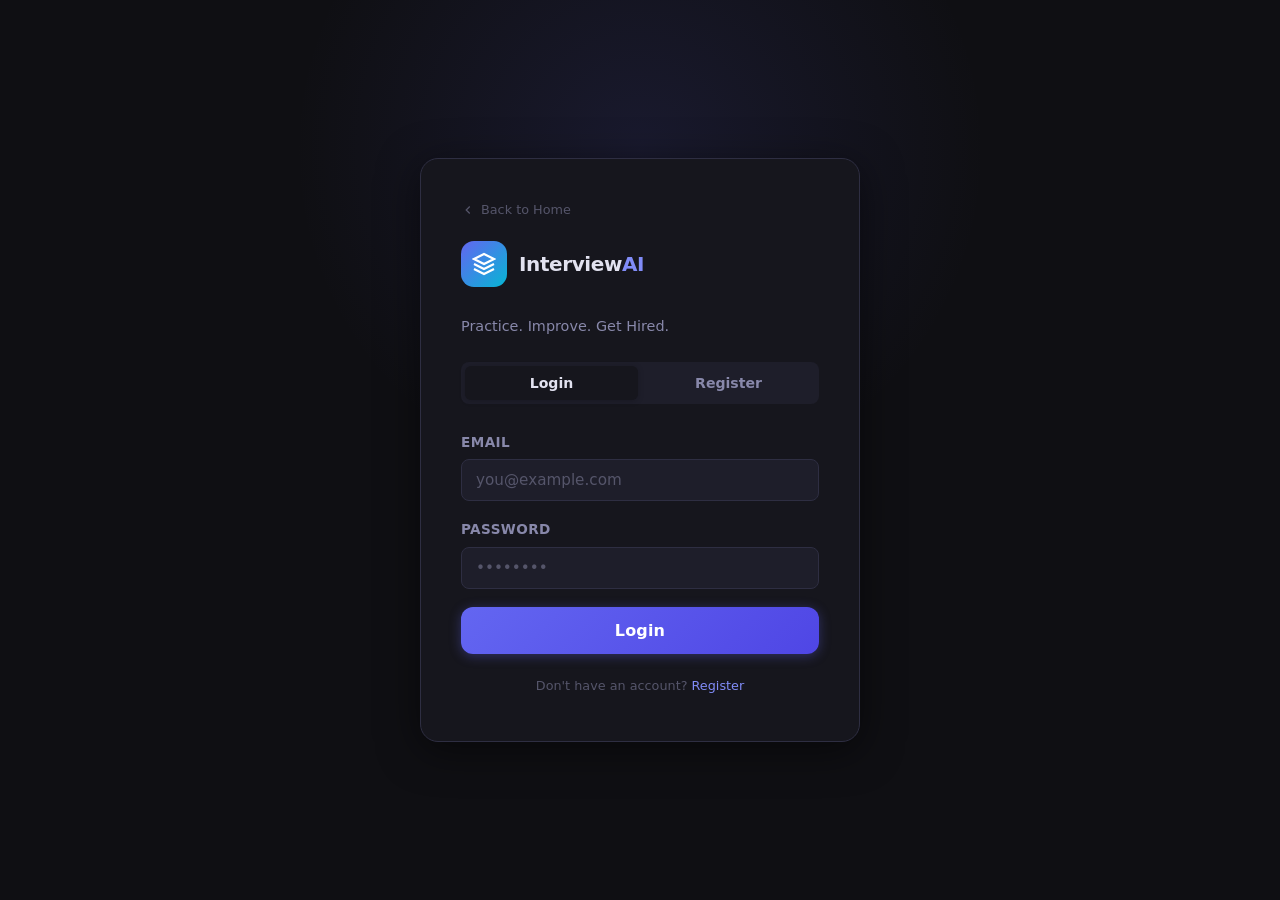
<file: frontend/index.html>
<!DOCTYPE html>
<html lang="en" data-theme="dark">
<head>
  <meta charset="UTF-8"/>
  <meta name="viewport" content="width=device-width, initial-scale=1.0"/>
  <title>InterviewAI — Login</title>
  <link rel="stylesheet" href="css/style.css"/>
</head>
<body>

<div class="auth-page">
  <div class="auth-box">

    <!-- BACK BUTTON -->
    <a href="landing.html" style="display:inline-flex;align-items:center;gap:6px;font-size:0.8rem;color:var(--text-faint);text-decoration:none;margin-bottom:20px;transition:color 0.2s;" onmouseover="this.style.color='var(--text-muted)'" onmouseout="this.style.color='var(--text-faint)'">
      <svg width="14" height="14" viewBox="0 0 24 24" fill="none" stroke="currentColor" stroke-width="2.2"><polyline points="15 18 9 12 15 6"/></svg>
      Back to Home
    </a>

    <!-- LOGO -->
    <div class="auth-logo">
      <div class="auth-logo-icon">
        <svg viewBox="0 0 24 24" fill="none" stroke="currentColor" stroke-width="2.2">
          <path d="M12 2L2 7l10 5 10-5-10-5z"/>
          <path d="M2 17l10 5 10-5"/>
          <path d="M2 12l10 5 10-5"/>
        </svg>
      </div>
      <div class="auth-logo-text">Interview<span>AI</span></div>
    </div>

    <p style="color:var(--text-muted);font-size:0.9rem;margin-bottom:24px;">
      Practice. Improve. Get Hired.
    </p>

    <!-- TABS -->
    <div class="auth-tabs">
      <button class="auth-tab active" id="tabLogin" onclick="switchTab('login')">Login</button>
      <button class="auth-tab" id="tabRegister" onclick="switchTab('register')">Register</button>
    </div>

    <!-- ERROR -->
    <div class="auth-error" id="authError"></div>

    <!-- LOGIN FORM -->
    <div id="loginForm" class="auth-form">
      <div class="form-group">
        <label class="form-label">Email</label>
        <input type="email" class="form-input" id="loginEmail" placeholder="you@example.com"/>
      </div>
      <div class="form-group">
        <label class="form-label">Password</label>
        <input type="password" class="form-input" id="loginPassword" placeholder="••••••••"/>
      </div>
      <button class="btn btn-primary w-full btn-lg" id="loginBtn" onclick="doLogin()">
        Login
      </button>
      <p class="auth-divider">Don't have an account? <a href="#" onclick="switchTab('register')">Register</a></p>
    </div>

    <!-- REGISTER FORM -->
    <div id="registerForm" class="auth-form hidden">
      <div class="form-group">
        <label class="form-label">Full Name</label>
        <input type="text" class="form-input" id="regName" placeholder="John Doe"/>
      </div>
      <div class="form-group">
        <label class="form-label">Email</label>
        <input type="email" class="form-input" id="regEmail" placeholder="you@example.com"/>
      </div>
      <div class="form-group">
        <label class="form-label">Password</label>
        <input type="password" class="form-input" id="regPassword" placeholder="Min 6 characters"/>
      </div>
      <button class="btn btn-primary w-full btn-lg" id="registerBtn" onclick="doRegister()">
        Create Account
      </button>
      <p class="auth-divider">Already have an account? <a href="#" onclick="switchTab('login')">Login</a></p>
    </div>

  </div>
</div>

<div class="toast-container" id="toastContainer"></div>

<script src="js/auth.js"></script>
<script>
  // Tab switching
  function switchTab(tab) {
    const isLogin = tab === 'login';
    document.getElementById('tabLogin').classList.toggle('active', isLogin);
    document.getElementById('tabRegister').classList.toggle('active', !isLogin);
    document.getElementById('loginForm').classList.toggle('hidden', !isLogin);
    document.getElementById('registerForm').classList.toggle('hidden', isLogin);
    document.getElementById('authError').classList.remove('show');
  }

  // Theme: apply saved preference
  const saved = localStorage.getItem('theme') || 'dark';
  document.documentElement.setAttribute('data-theme', saved);
</script>
</body>
</html>
</file>
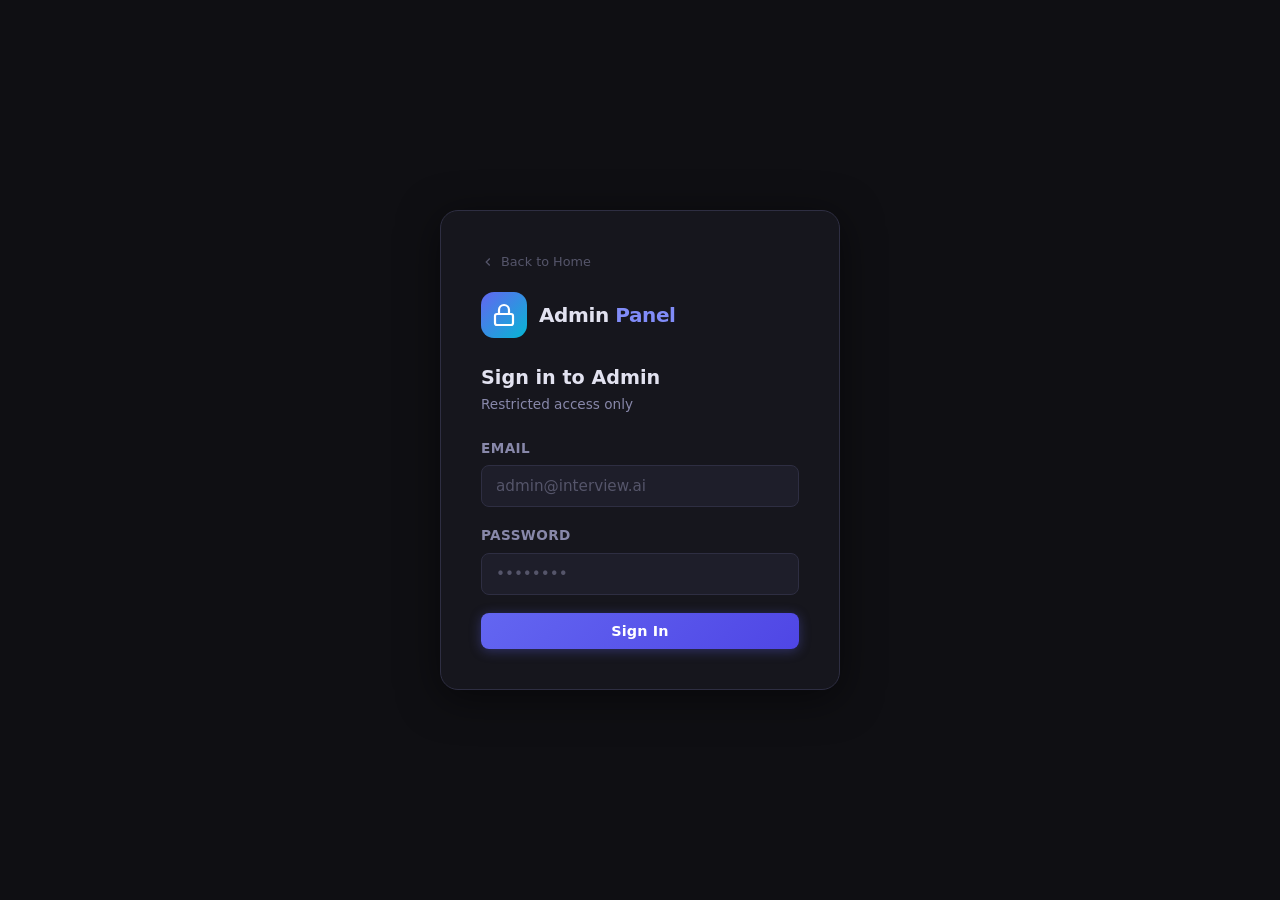
<file: frontend/admin.html>
<!DOCTYPE html>
<html lang="en" data-theme="dark">
<head>
  <meta charset="UTF-8"/>
  <meta name="viewport" content="width=device-width, initial-scale=1.0"/>
  <title>Admin Panel — InterviewAI</title>
  <link rel="stylesheet" href="css/style.css"/>
</head>
<body class="admin-page">

  <!-- LOGIN SCREEN -->
  <div class="admin-login-wrap" id="adminLoginWrap">
    <div class="auth-box" style="max-width:400px;">

      <!-- BACK BUTTON -->
      <a href="landing.html" style="display:inline-flex;align-items:center;gap:6px;font-size:0.8rem;color:var(--text-faint);text-decoration:none;margin-bottom:20px;transition:color 0.2s;" onmouseover="this.style.color='var(--text-muted)'" onmouseout="this.style.color='var(--text-faint)'">
        <svg width="14" height="14" viewBox="0 0 24 24" fill="none" stroke="currentColor" stroke-width="2.2"><polyline points="15 18 9 12 15 6"/></svg>
        Back to Home
      </a>

      <div class="auth-logo">
        <div class="auth-logo-icon">
          <svg viewBox="0 0 24 24" fill="none" stroke="currentColor" stroke-width="2.2"><rect x="3" y="11" width="18" height="11" rx="2"/><path d="M7 11V7a5 5 0 0110 0v4"/></svg>
        </div>
        <div class="auth-logo-text">Admin <span>Panel</span></div>
      </div>
      <div style="margin-bottom:22px;">
        <h2 style="font-size:1.2rem;">Sign in to Admin</h2>
        <p style="font-size:0.85rem;margin-top:4px;">Restricted access only</p>
      </div>
      <div class="auth-form">
        <div class="form-group">
          <label class="form-label">Email</label>
          <input type="email" class="form-input" id="adminEmail" placeholder="admin@interview.ai"/>
        </div>
        <div class="form-group">
          <label class="form-label">Password</label>
          <input type="password" class="form-input" id="adminPassword" placeholder="••••••••"/>
        </div>
        <div class="auth-error" id="adminLoginError"></div>
        <button class="btn btn-primary w-full" id="adminLoginBtn">
          Sign In
        </button>
      </div>
    </div>
  </div>

  <!-- DASHBOARD SCREEN (hidden until login) -->
  <div id="adminDashWrap" class="hidden">

    <nav class="navbar">
      <div class="navbar-brand">
        <div class="brand-icon">
          <svg viewBox="0 0 24 24" fill="none" stroke="currentColor" stroke-width="2.2"><path d="M12 2L2 7l10 5 10-5-10-5z"/><path d="M2 17l10 5 10-5"/><path d="M2 12l10 5 10-5"/></svg>
        </div>
        InterviewAI — Admin
      </div>
      <div class="navbar-actions">
        <span style="font-size:0.82rem;color:var(--text-muted);">admin@interview.ai</span>
        <button class="btn btn-ghost btn-sm" id="adminLogoutBtn">
          <svg width="15" height="15" viewBox="0 0 24 24" fill="none" stroke="currentColor" stroke-width="2"><path d="M9 21H5a2 2 0 01-2-2V5a2 2 0 012-2h4"/><polyline points="16 17 21 12 16 7"/><line x1="21" y1="12" x2="9" y2="12"/></svg>
          Logout
        </button>
      </div>
    </nav>

    <div class="admin-main">

      <!-- STATS -->
      <div>
        <h2 style="margin-bottom:16px;font-size:1.1rem;">Overview</h2>
        <div class="admin-stats-grid">
          <div class="stat-card">
            <div class="stat-icon purple">
              <svg viewBox="0 0 24 24" fill="none" stroke="currentColor" stroke-width="2"><path d="M17 21v-2a4 4 0 00-4-4H5a4 4 0 00-4 4v2"/><circle cx="9" cy="7" r="4"/><path d="M23 21v-2a4 4 0 00-3-3.87"/><path d="M16 3.13a4 4 0 010 7.75"/></svg>
            </div>
            <div>
              <div class="stat-value" id="adminTotalUsers">—</div>
              <div class="stat-label">Total Users</div>
            </div>
          </div>
          <div class="stat-card">
            <div class="stat-icon cyan">
              <svg viewBox="0 0 24 24" fill="none" stroke="currentColor" stroke-width="2"><rect x="2" y="3" width="20" height="14" rx="2"/><line x1="8" y1="21" x2="16" y2="21"/><line x1="12" y1="17" x2="12" y2="21"/></svg>
            </div>
            <div>
              <div class="stat-value" id="adminTotalSessions">—</div>
              <div class="stat-label">Total Interviews</div>
            </div>
          </div>
          <div class="stat-card">
            <div class="stat-icon green">
              <svg viewBox="0 0 24 24" fill="none" stroke="currentColor" stroke-width="2"><polyline points="22 12 18 12 15 21 9 3 6 12 2 12"/></svg>
            </div>
            <div>
              <div class="stat-value" id="adminAvgScore">—</div>
              <div class="stat-label">Platform Avg Score</div>
            </div>
          </div>
        </div>
      </div>

      <!-- USERS TABLE -->
      <div class="card" style="padding:0;overflow:hidden;">
        <div style="padding:18px 22px;border-bottom:1px solid var(--border);">
          <div class="section-title">
            <svg viewBox="0 0 24 24" fill="none" stroke="currentColor" stroke-width="2" width="18" height="18"><path d="M17 21v-2a4 4 0 00-4-4H5a4 4 0 00-4 4v2"/><circle cx="9" cy="7" r="4"/></svg>
            All Users
          </div>
        </div>
        <div class="data-table-wrap" style="border:none;border-radius:0;">
          <table class="data-table">
            <thead>
              <tr>
                <th>#</th>
                <th>Name</th>
                <th>Email</th>
                <th>Joined</th>
                <th>Sessions</th>
                <th>Avg Score</th>
                <th>Action</th>
              </tr>
            </thead>
            <tbody id="usersTableBody">
              <tr><td colspan="6" style="text-align:center;color:var(--text-faint);padding:24px;">Loading...</td></tr>
            </tbody>
          </table>
        </div>
      </div>

      <!-- SESSIONS TABLE -->
      <div class="card" style="padding:0;overflow:hidden;">
        <div style="padding:18px 22px;border-bottom:1px solid var(--border);">
          <div class="section-title">
            <svg viewBox="0 0 24 24" fill="none" stroke="currentColor" stroke-width="2" width="18" height="18"><rect x="2" y="3" width="20" height="14" rx="2"/><line x1="8" y1="21" x2="16" y2="21"/><line x1="12" y1="17" x2="12" y2="21"/></svg>
            Recent Sessions (last 50)
          </div>
        </div>
        <div class="data-table-wrap" style="border:none;border-radius:0;">
          <table class="data-table">
            <thead>
              <tr>
                <th>#</th>
                <th>User</th>
                <th>Type</th>
                <th>Topic</th>
                <th>Questions</th>
                <th>Score</th>
                <th>Date</th>
              </tr>
            </thead>
            <tbody id="sessionsTableBody">
              <tr><td colspan="7" style="text-align:center;color:var(--text-faint);padding:24px;">Loading...</td></tr>
            </tbody>
          </table>
        </div>
      </div>

    </div>
  </div>

  <div class="toast-container" id="toastContainer"></div>
  <script src="js/admin.js"></script>
</body>
</html>
</file>
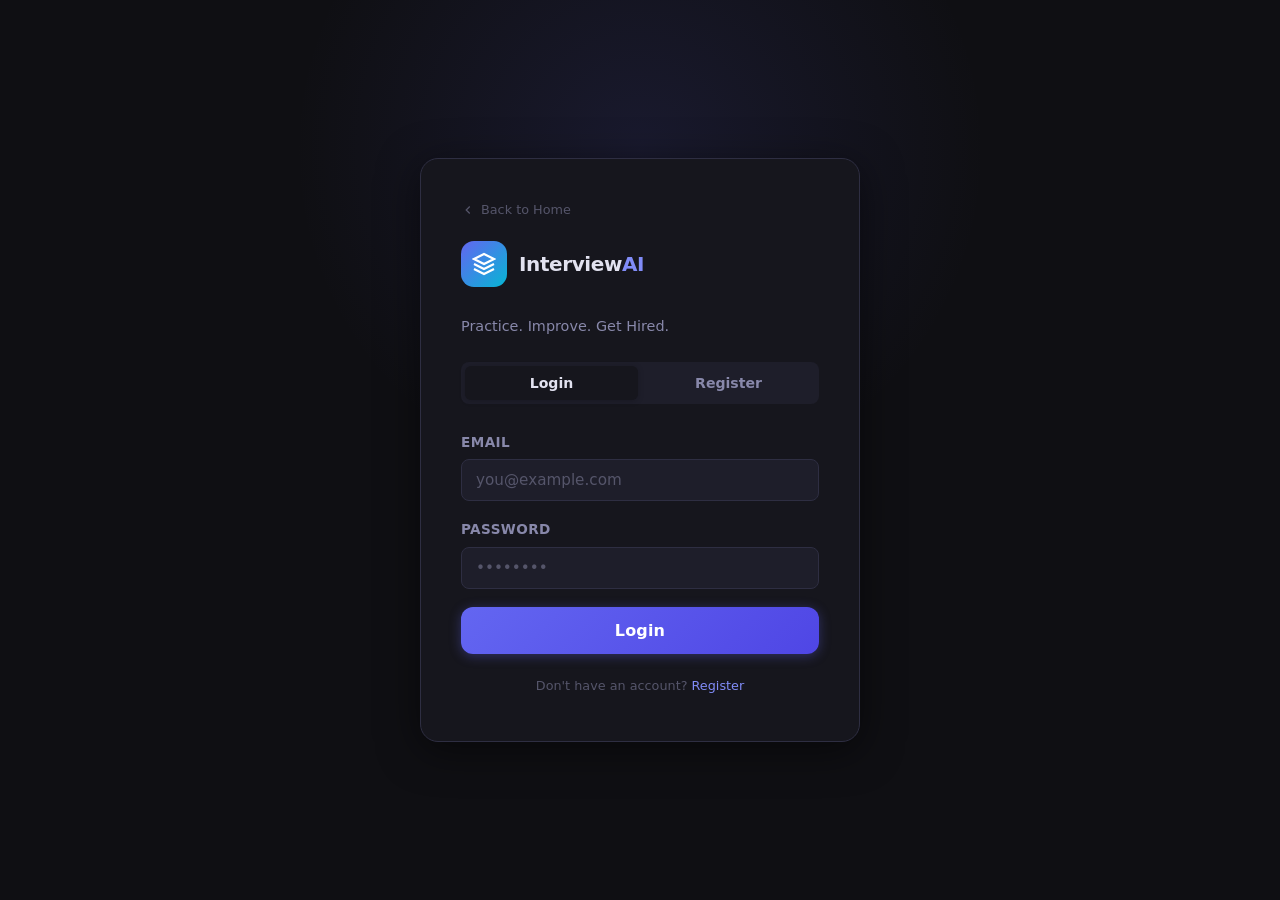
<file: frontend/coding.html>
<!DOCTYPE html>
<html lang="en" data-theme="dark">
<head>
<meta charset="UTF-8"/>
<meta name="viewport" content="width=device-width, initial-scale=1.0"/>
<title>Technical Interview — InterviewAI</title>
<link rel="stylesheet" href="css/style.css"/>
<style>
  body{margin:0;background:#050816;color:#e2e8f0;font-family:'Inter','Segoe UI',sans-serif;}
  .coding-layout{display:grid;grid-template-columns:1fr 1fr;height:100vh;overflow:hidden;}
  .problem-panel{border-right:1px solid rgba(255,255,255,0.08);display:flex;flex-direction:column;overflow:hidden;}
  .editor-panel{display:flex;flex-direction:column;overflow:hidden;}
  .panel-header{padding:14px 20px;background:#0b1020;border-bottom:1px solid rgba(255,255,255,0.08);display:flex;align-items:center;justify-content:space-between;flex-shrink:0;}
  .panel-title{font-size:13px;font-weight:700;color:#94a3b8;text-transform:uppercase;letter-spacing:0.06em;}
  .panel-body{flex:1;overflow-y:auto;padding:24px;}
  .prob-title{font-size:20px;font-weight:800;color:#f8fafc;margin-bottom:10px;}
  .diff-badge{padding:4px 12px;border-radius:99px;font-size:12px;font-weight:700;}
  .diff-easy{background:rgba(34,197,94,0.15);color:#22c55e;}
  .diff-medium{background:rgba(245,158,11,0.15);color:#f59e0b;}
  .diff-hard{background:rgba(239,68,68,0.15);color:#ef4444;}
  .prob-desc{font-size:14px;color:#cbd5e1;line-height:1.75;margin:16px 0;}
  .prob-section{margin-bottom:16px;}
  .prob-section-title{font-size:11px;font-weight:700;color:#6366f1;text-transform:uppercase;letter-spacing:0.08em;margin-bottom:8px;}
  .prob-code{background:#111827;border:1px solid rgba(255,255,255,0.08);border-radius:10px;padding:12px 16px;font-family:monospace;font-size:13px;color:#a5f3fc;}
  .hint-box{background:rgba(99,102,241,0.06);border:1px solid rgba(99,102,241,0.2);border-radius:10px;padding:14px 16px;font-size:13px;color:#a5b4fc;cursor:pointer;}
  .lang-select{background:#1e293b;border:1px solid rgba(255,255,255,0.1);color:#e2e8f0;padding:6px 12px;border-radius:8px;font-size:13px;cursor:pointer;}
  #codeEditor{flex:1;width:100%;background:#0a0f1e;border:none;outline:none;color:#e2e8f0;font-family:'Fira Code','Courier New',monospace;font-size:14px;padding:20px;resize:none;line-height:1.7;tab-size:4;}
  .editor-footer{padding:12px 16px;background:#0b1020;border-top:1px solid rgba(255,255,255,0.08);display:flex;align-items:center;gap:10px;flex-shrink:0;}
  .result-panel{padding:16px 20px;background:#0b1020;border-top:1px solid rgba(255,255,255,0.08);max-height:240px;overflow-y:auto;flex-shrink:0;display:none;}
  .result-row{display:flex;gap:10px;align-items:center;margin-bottom:8px;font-size:13px;}
  .result-label{color:#94a3b8;font-weight:600;min-width:130px;}
  .result-val{color:#f8fafc;}
  .progress-dots{display:flex;gap:6px;margin-left:auto;}
  .prob-dot{width:10px;height:10px;border-radius:50%;background:rgba(255,255,255,0.1);}
  .prob-dot.done{background:#22c55e;}
  .prob-dot.active{background:#6366f1;}
  @media(max-width:768px){.coding-layout{grid-template-columns:1fr;grid-template-rows:1fr 1fr;}}
</style>
</head>
<body>
<!-- TOP BAR -->
<div style="height:52px;background:#070c1a;border-bottom:1px solid rgba(255,255,255,0.08);display:flex;align-items:center;padding:0 20px;gap:14px;position:sticky;top:0;z-index:10;">
  <a href="dashboard.html" style="color:#94a3b8;text-decoration:none;font-size:13px;display:flex;align-items:center;gap:6px;">
    <svg width="14" height="14" viewBox="0 0 24 24" fill="none" stroke="currentColor" stroke-width="2.5"><polyline points="15 18 9 12 15 6"/></svg>
    Dashboard
  </a>
  <span style="color:rgba(255,255,255,0.1);">|</span>
  <span id="topbarTitle" style="font-size:13px;font-weight:700;color:#f8fafc;"></span>
  <span id="topbarTopic" style="font-size:12px;color:#94a3b8;"></span>
  <div style="margin-left:auto;display:flex;align-items:center;gap:12px;">
    <div id="scoreDisplay" style="font-size:13px;color:#94a3b8;">Score: <span id="runningScore" style="color:#34d399;font-weight:700;">0.0</span>/10</div>
    <div class="progress-dots" id="progressDots"></div>
    <button onclick="endCodingInterview()" style="background:linear-gradient(135deg,#ef4444,#dc2626);color:#fff;border:none;padding:8px 16px;border-radius:10px;font-size:12px;font-weight:700;cursor:pointer;">End Interview</button>
  </div>
</div>

<div class="coding-layout" style="height:calc(100vh - 52px);">
  <!-- LEFT: Problem -->
  <div class="problem-panel">
    <div class="panel-header">
      <span class="panel-title">Problem</span>
      <span id="probCounter" style="font-size:12px;color:#94a3b8;">1 / 5</span>
    </div>
    <div class="panel-body" id="problemBody">
      <div style="display:flex;align-items:center;justify-content:center;height:100%;color:#4b5563;">
        <div style="text-align:center;">
          <div style="font-size:32px;margin-bottom:12px;">⚙️</div>
          Loading problem...
        </div>
      </div>
    </div>
  </div>

  <!-- RIGHT: Editor + Result -->
  <div class="editor-panel">
    <div class="panel-header">
      <span class="panel-title">Code Editor</span>
      <select class="lang-select" id="langSelect">
        <option value="python">Python</option>
        <option value="javascript">JavaScript</option>
        <option value="java">Java</option>
        <option value="cpp">C++</option>
      </select>
    </div>
    <textarea id="codeEditor" spellcheck="false" placeholder="# Write your solution here...&#10;&#10;def solution():&#10;    pass"></textarea>
    <div class="editor-footer">
      <button onclick="loadNextProblem()" style="background:rgba(255,255,255,0.05);border:1px solid rgba(255,255,255,0.1);color:#94a3b8;padding:8px 16px;border-radius:10px;font-size:13px;cursor:pointer;">Skip →</button>
      <button id="submitBtn" onclick="submitSolution()" style="background:linear-gradient(135deg,#6366f1,#4f46e5);color:#fff;border:none;padding:10px 24px;border-radius:10px;font-size:14px;font-weight:700;cursor:pointer;margin-left:auto;box-shadow:0 4px 16px rgba(99,102,241,0.35);">
        ▶ Submit
      </button>
    </div>
    <div class="result-panel" id="resultPanel"></div>
  </div>
</div>

<script>
const API = 'https://ai-interview-assistant-backend-jy4u.onrender.com';
const token = localStorage.getItem('token');
if (!token) window.location.href = 'index.html';

const topic = localStorage.getItem('interview_topic') || 'DSA';
const sessionId = parseInt(localStorage.getItem('session_id')) || null;
const TOTAL_PROBLEMS = 5;

let currentProblem = null;
let currentIndex = 0;
let scores = [];
let submitted = [];
let usedTitles = [];

document.getElementById('topbarTitle').textContent = 'Technical Interview';
document.getElementById('topbarTopic').textContent = `· ${topic}`;
initDots();
loadNextProblem();

function initDots() {
  const dots = document.getElementById('progressDots');
  dots.innerHTML = Array.from({length: TOTAL_PROBLEMS}, (_, i) =>
    `<div class="prob-dot ${i === 0 ? 'active' : ''}" id="dot${i}"></div>`
  ).join('');
}

function updateDots() {
  for (let i = 0; i < TOTAL_PROBLEMS; i++) {
    const d = document.getElementById(`dot${i}`);
    if (!d) continue;
    d.className = 'prob-dot' + (i < currentIndex ? ' done' : i === currentIndex ? ' active' : '');
  }
}

function getDifficulty(index) {
  if (index < 2) return 'Easy';
  if (index < 4) return 'Medium';
  return 'Hard';
}

async function loadNextProblem() {
  if (currentIndex >= TOTAL_PROBLEMS) { endCodingInterview(); return; }
  document.getElementById('problemBody').innerHTML = `
    <div style="display:flex;align-items:center;justify-content:center;height:100%;color:#4b5563;">
      <div style="text-align:center;"><div style="font-size:32px;margin-bottom:12px;">⚙️</div>Loading problem ${currentIndex+1}...</div>
    </div>`;
  document.getElementById('codeEditor').value = '';
  document.getElementById('resultPanel').style.display = 'none';
  document.getElementById('probCounter').textContent = `${currentIndex+1} / ${TOTAL_PROBLEMS}`;

  try {
    const level = getDifficulty(currentIndex);
    const res = await fetch(`${API}/interview/coding-problem?topic=${encodeURIComponent(topic)}&level=${level}`, {
      headers: { Authorization: `Bearer ${token}` }
    });
    currentProblem = await res.json();
// Retry if same problem
    if (usedTitles.includes(currentProblem.title)) {
      const res2 = await fetch(`${API}/interview/coding-problem?topic=${encodeURIComponent(topic)}&level=${level}`, {
        headers: { Authorization: `Bearer ${token}` }
      });
      currentProblem = await res2.json();
    }
    usedTitles.push(currentProblem.title);
    renderProblem(currentProblem);
  } catch(e) {
    document.getElementById('problemBody').innerHTML = '<p style="color:#ef4444;padding:20px;">Failed to load problem. Check connection.</p>';
  }
}

function renderProblem(p) {
  const diffClass = p.difficulty === 'Easy' ? 'diff-easy' : p.difficulty === 'Hard' ? 'diff-hard' : 'diff-medium';
  document.getElementById('problemBody').innerHTML = `
    <div style="display:flex;align-items:center;gap:12px;margin-bottom:16px;">
      <span class="prob-title">${currentIndex+1}. ${p.title}</span>
      <span class="diff-badge ${diffClass}">${p.difficulty}</span>
    </div>
    <div class="prob-desc">${p.description}</div>
    ${p.example_input ? `<div class="prob-section">
      <div class="prob-section-title">Example</div>
      <div class="prob-code">Input: ${p.example_input}<br/>Output: ${p.example_output}</div>
    </div>` : ''}
    ${p.constraints ? `<div class="prob-section">
      <div class="prob-section-title">Constraints</div>
      <div style="font-size:13px;color:#94a3b8;">${p.constraints}</div>
    </div>` : ''}
    <div class="hint-box" onclick="this.innerHTML='💡 ${p.hint || 'Think about edge cases and time complexity.'}'">
      💡 Click to reveal hint
    </div>`;

  const langDefaults = {
    python: `def solution():\n    # Your code here\n    pass`,
    javascript: `function solution() {\n    // Your code here\n}`,
    java: `public class Solution {\n    public static void main(String[] args) {\n        // Your code here\n    }\n}`,
    cpp: `#include <bits/stdc++.h>\nusing namespace std;\n\nint main() {\n    // Your code here\n    return 0;\n}`
  };
  document.getElementById('codeEditor').value = langDefaults[document.getElementById('langSelect').value] || '';
}

document.getElementById('langSelect').addEventListener('change', function() {
  if (!currentProblem) return;
  renderProblem(currentProblem);
});

async function submitSolution() {
  const code = document.getElementById('codeEditor').value.trim();
  if (!code || code.length < 10) { alert('Please write your solution first.'); return; }
  const btn = document.getElementById('submitBtn');
  btn.disabled = true;
  btn.textContent = 'Evaluating...';

  try {
    const res = await fetch(`${API}/interview/evaluate-code`, {
      method: 'POST',
      headers: { 'Content-Type': 'application/json', Authorization: `Bearer ${token}` },
      body: JSON.stringify({
        problem_title: currentProblem?.title || 'Coding Problem',
        code, language: document.getElementById('langSelect').value,
        topic
      })
    });
    const result = await res.json();
    scores.push(result.score);

// Save score to session
    if (sessionId) {
      await fetch(`${API}/interview/update-score`, {
        method: 'POST',
        headers: { 'Content-Type': 'application/json', Authorization: `Bearer ${token}` },
        body: JSON.stringify({
            session_id: sessionId,
            score: result.score,
            problem_title: currentProblem?.title || 'Coding Problem',
            problem_description: currentProblem?.description || '',
            code: code,
            feedback: result.feedback
        })
      });
    }
    submitted.push({ problem: currentProblem, code, result });
    renderResult(result);
    updateRunningScore();

    btn.textContent = 'Next Problem →';
    btn.disabled = false;
    btn.onclick = () => { currentIndex++; updateDots(); loadNextProblem(); btn.onclick = submitSolution; };
  } catch(e) {
    btn.disabled = false; btn.textContent = '▶ Submit';
    alert('Evaluation failed. Please try again.');
  }
}

function renderResult(r) {
  const panel = document.getElementById('resultPanel');
  panel.style.display = 'block';
  const correctColor = r.correctness === 'Correct' ? '#22c55e' : r.correctness === 'Partially Correct' ? '#f59e0b' : '#ef4444';
  panel.innerHTML = `
    <div style="font-size:12px;font-weight:700;color:#94a3b8;text-transform:uppercase;letter-spacing:0.06em;margin-bottom:12px;">Evaluation Result</div>
    <div style="display:grid;grid-template-columns:1fr 1fr 1fr 1fr;gap:10px;margin-bottom:12px;">
      <div style="background:rgba(255,255,255,0.04);border-radius:10px;padding:10px;text-align:center;">
        <div style="font-size:18px;font-weight:800;color:#818cf8;">${r.score}/10</div>
        <div style="font-size:11px;color:#64748b;margin-top:2px;">Score</div>
      </div>
      <div style="background:rgba(255,255,255,0.04);border-radius:10px;padding:10px;text-align:center;">
        <div style="font-size:13px;font-weight:700;color:${correctColor};">${r.correctness}</div>
        <div style="font-size:11px;color:#64748b;margin-top:2px;">Status</div>
      </div>
      <div style="background:rgba(255,255,255,0.04);border-radius:10px;padding:10px;text-align:center;">
        <div style="font-size:13px;font-weight:700;color:#a5f3fc;">${r.time_complexity}</div>
        <div style="font-size:11px;color:#64748b;margin-top:2px;">Time</div>
      </div>
      <div style="background:rgba(255,255,255,0.04);border-radius:10px;padding:10px;text-align:center;">
        <div style="font-size:13px;font-weight:700;color:#a5f3fc;">${r.space_complexity}</div>
        <div style="font-size:11px;color:#64748b;margin-top:2px;">Space</div>
      </div>
    </div>
    <div style="font-size:13px;color:#cbd5e1;margin-bottom:8px;">${r.feedback}</div>
    ${r.optimized_hint ? `<div style="font-size:12px;color:#94a3b8;font-style:italic;">💡 ${r.optimized_hint}</div>` : ''}`;
}

function updateRunningScore() {
  const avg = scores.length ? (scores.reduce((a,b)=>a+b,0)/scores.length).toFixed(1) : '0.0';
  document.getElementById('runningScore').textContent = avg;
}

async function endCodingInterview() {
  if (sessionId) {
    try {
      await fetch(`${API}/interview/end/${sessionId}`, { method:'POST', headers:{ Authorization:`Bearer ${token}` } });
    } catch(e) {}
  }
  localStorage.removeItem('session_id');
  localStorage.removeItem('first_question');

  const avg = scores.length ? (scores.reduce((a,b)=>a+b,0)/scores.length).toFixed(1) : '0.0';
  const overlay = document.createElement('div');
  overlay.style.cssText = `position:fixed;inset:0;background:rgba(0,0,0,0.8);display:flex;align-items:center;justify-content:center;z-index:9999;backdrop-filter:blur(8px);`;
  overlay.innerHTML = `
    <div style="background:#0f172a;border:1px solid rgba(255,255,255,0.12);border-radius:24px;padding:40px;text-align:center;max-width:460px;width:90%;box-shadow:0 24px 60px rgba(0,0,0,0.7);">
      <div style="font-size:52px;margin-bottom:16px;">🏆</div>
      <h2 style="font-size:22px;font-weight:800;color:#f8fafc;margin-bottom:8px;">Technical Round Complete!</h2>
      <p style="color:#94a3b8;font-size:14px;margin-bottom:28px;">${submitted.length} of ${TOTAL_PROBLEMS} problems attempted</p>
      <div style="display:grid;grid-template-columns:1fr 1fr;gap:16px;margin-bottom:28px;">
        <div style="background:rgba(255,255,255,0.05);border-radius:14px;padding:18px;">
          <div style="font-size:28px;font-weight:800;color:#34d399;">${avg}</div>
          <div style="font-size:12px;color:#94a3b8;margin-top:4px;">Average Score /10</div>
        </div>
        <div style="background:rgba(255,255,255,0.05);border-radius:14px;padding:18px;">
          <div style="font-size:28px;font-weight:800;color:#818cf8;">${submitted.length}</div>
          <div style="font-size:12px;color:#94a3b8;margin-top:4px;">Problems Attempted</div>
        </div>
      </div>
      <button onclick="window.location.href='dashboard.html'" style="width:100%;padding:14px;background:linear-gradient(135deg,#6366f1,#4f46e5);color:#fff;border:none;border-radius:14px;font-size:15px;font-weight:700;cursor:pointer;">
        Back to Dashboard
      </button>
    </div>`;
  document.body.appendChild(overlay);
}
</script>
</body>
</html>
</file>
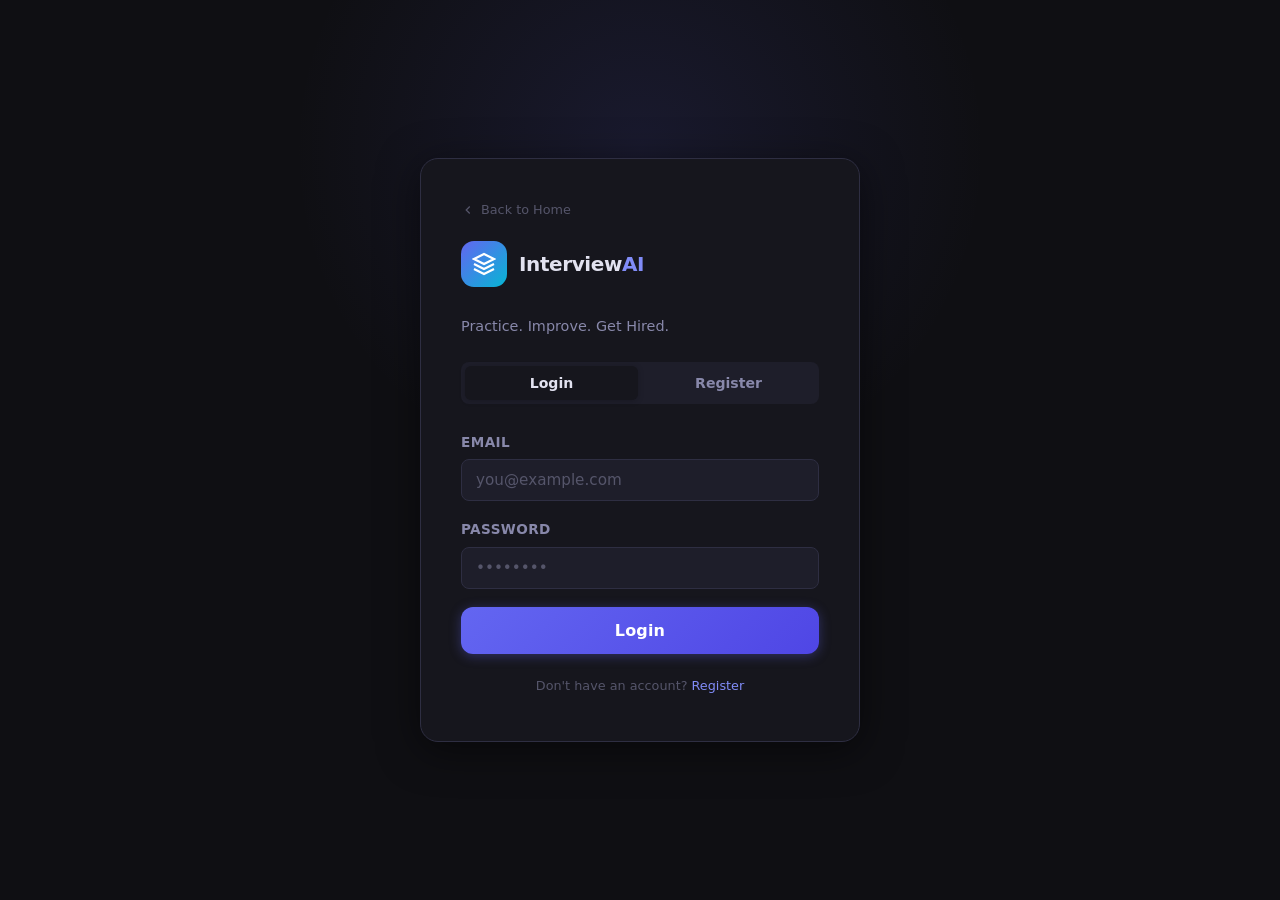
<file: frontend/dashboard.html>
<!DOCTYPE html>
<html lang="en" data-theme="dark">
<head>
  <meta charset="UTF-8" />
  <meta name="viewport" content="width=device-width, initial-scale=1.0" />
  <title>Dashboard — InterviewAI</title>
  <link rel="stylesheet" href="css/style.css" />
</head>
<body class="dashboard-page">

  <!-- NAVBAR -->
  <nav class="navbar">
    <div class="navbar-brand">
      <div class="brand-icon">
        <svg viewBox="0 0 24 24" fill="none" stroke="currentColor" stroke-width="2.2"><path d="M12 2L2 7l10 5 10-5-10-5z"/><path d="M2 17l10 5 10-5"/><path d="M2 12l10 5 10-5"/></svg>
      </div>
      InterviewAI
    </div>
    <div class="navbar-actions">
      <button class="theme-toggle" id="themeToggle" title="Toggle theme">
        <svg id="themeIcon" viewBox="0 0 24 24" fill="none" stroke="currentColor" stroke-width="2"><path d="M21 12.79A9 9 0 1111.21 3 7 7 0 0021 12.79z"/></svg>
      </button>
      <span id="userEmail" style="font-size:0.82rem;color:var(--text-muted);"></span>
      <button class="btn btn-ghost btn-sm" id="logoutBtn">
        <svg width="15" height="15" viewBox="0 0 24 24" fill="none" stroke="currentColor" stroke-width="2"><path d="M9 21H5a2 2 0 01-2-2V5a2 2 0 012-2h4"/><polyline points="16 17 21 12 16 7"/><line x1="21" y1="12" x2="9" y2="12"/></svg>
        Logout
      </button>
    </div>
  </nav>

  <div class="dashboard-main">

    <!-- WELCOME BANNER -->
    <div class="welcome-banner">
      <div>
        <div class="welcome-title">Welcome back, <span id="welcomeName">there</span> 👋</div>
        <div class="welcome-sub">Ready to ace your next interview? Let's practice.</div>
      </div>
      <button class="btn btn-lg" style="background:#fff;color:#4f46e5;font-weight:700;flex-shrink:0;" id="quickStartBtn">
        <svg width="18" height="18" viewBox="0 0 24 24" fill="none" stroke="currentColor" stroke-width="2.5"><polygon points="5 3 19 12 5 21 5 3"/></svg>
        Quick Start
      </button>
    </div>

    <!-- STATS -->
    <div class="stats-grid">
      <div class="stat-card">
        <div class="stat-icon purple">
          <svg viewBox="0 0 24 24" fill="none" stroke="currentColor" stroke-width="2"><rect x="2" y="3" width="20" height="14" rx="2"/><line x1="8" y1="21" x2="16" y2="21"/><line x1="12" y1="17" x2="12" y2="21"/></svg>
        </div>
        <div>
          <div class="stat-value" id="totalInterviews">0</div>
          <div class="stat-label">Total Interviews</div>
        </div>
      </div>
      <div class="stat-card">
        <div class="stat-icon cyan">
          <svg viewBox="0 0 24 24" fill="none" stroke="currentColor" stroke-width="2"><circle cx="12" cy="12" r="10"/><polyline points="12 6 12 12 16 14"/></svg>
        </div>
        <div>
          <div class="stat-value" id="avgScore">0</div>
          <div class="stat-label">Average Score</div>
        </div>
      </div>
      <div class="stat-card">
        <div class="stat-icon green">
          <svg viewBox="0 0 24 24" fill="none" stroke="currentColor" stroke-width="2"><path d="M22 11.08V12a10 10 0 11-5.93-9.14"/><polyline points="22 4 12 14.01 9 11.01"/></svg>
        </div>
        <div>
          <div class="stat-value" id="totalQuestions">0</div>
          <div class="stat-label">Questions Answered</div>
        </div>
      </div>
    </div>

    <!-- START INTERVIEW -->
    <div class="card">
      <div class="section-header">
        <div class="section-title">
          <svg viewBox="0 0 24 24" fill="none" stroke="currentColor" stroke-width="2"><path d="M12 2L2 7l10 5 10-5-10-5z"/><path d="M2 17l10 5 10-5"/><path d="M2 12l10 5 10-5"/></svg>
          Start New Interview
        </div>
      </div>

      <div class="interview-grid" id="interviewTypeGrid">
        <div class="interview-type-card selected" data-type="HR">
          <div class="type-icon hr">
            <svg viewBox="0 0 24 24" fill="none" stroke="currentColor" stroke-width="2"><path d="M20 21v-2a4 4 0 00-4-4H8a4 4 0 00-4 4v2"/><circle cx="12" cy="7" r="4"/></svg>
          </div>
          <div>
            <div class="type-name">HR Interview</div>
            <div class="type-desc">Behavioral, situational & culture fit questions</div>
          </div>
        </div>
        <div class="interview-type-card" data-type="Technical">
          <div class="type-icon tech">
            <svg viewBox="0 0 24 24" fill="none" stroke="currentColor" stroke-width="2"><polyline points="16 18 22 12 16 6"/><polyline points="8 6 2 12 8 18"/></svg>
          </div>
          <div>
            <div class="type-name">Technical Interview</div>
            <div class="type-desc">DSA, system design, language-specific questions</div>
          </div>
        </div>
      </div>

      <!-- Topic selector (shown for Technical) -->
      <div id="topicSection" class="hidden" style="margin-top:20px;">
        <div class="form-group">
          <label class="form-label">Select Topic</label>
          <div class="topic-chips" id="topicChips">
            <div class="topic-chip selected" data-topic="Python">Python</div>
            <div class="topic-chip" data-topic="JavaScript">JavaScript</div>
            <div class="topic-chip" data-topic="DSA">DSA</div>
            <div class="topic-chip" data-topic="SQL">SQL</div>
            <div class="topic-chip" data-topic="Machine Learning">ML</div>
            <div class="topic-chip" data-topic="System Design">System Design</div>
          </div>
        </div>
      </div>

      <div style="margin-top:22px;">
        <button class="btn btn-primary btn-lg" id="startInterviewBtn">
          <svg width="17" height="17" viewBox="0 0 24 24" fill="none" stroke="currentColor" stroke-width="2.5"><polygon points="5 3 19 12 5 21 5 3"/></svg>
          Start Interview
        </button>
      </div>
    </div>

    <!-- RESUME UPLOAD -->
    <div class="card">
      <div class="section-header">
        <div class="section-title">
          <svg viewBox="0 0 24 24" fill="none" stroke="currentColor" stroke-width="2"><path d="M14 2H6a2 2 0 00-2 2v16a2 2 0 002 2h12a2 2 0 002-2V8z"/><polyline points="14 2 14 8 20 8"/></svg>
          Resume Analysis
        </div>
      </div>

      <div class="resume-upload-area" id="resumeDropZone">
        <input type="file" id="resumeInput" accept=".pdf" style="display:none" />
        <div class="resume-upload-icon">
          <svg viewBox="0 0 24 24" fill="none" stroke="currentColor" stroke-width="2"><path d="M21 15v4a2 2 0 01-2 2H5a2 2 0 01-2-2v-4"/><polyline points="17 8 12 3 7 8"/><line x1="12" y1="3" x2="12" y2="15"/></svg>
        </div>
        <div class="resume-upload-title">Drop your resume here</div>
        <div class="resume-upload-sub">PDF only · Max 5MB · <span style="color:var(--primary-light);cursor:pointer;" id="resumeBrowse">Browse file</span></div>
      </div>

      <div id="resumeFileName" style="display:none;margin-top:10px;" class="flex items-center gap-1">
        <svg width="14" height="14" viewBox="0 0 24 24" fill="none" stroke="var(--success)" stroke-width="2.5"><polyline points="20 6 9 17 4 12"/></svg>
        <span style="font-size:0.85rem;color:var(--success)" id="resumeFileNameText"></span>
        <button class="btn btn-ghost btn-sm" id="analyzeResumeBtn" style="margin-left:8px;">
          Analyze
        </button>
      </div>

      <!-- Analysis result cards -->
      <div id="resumeAnalysisResult" style="display:none;margin-top:18px;">
        <div class="resume-analysis">

          <div class="analysis-card">
            <div class="analysis-card-title">
              <svg viewBox="0 0 24 24" fill="none" stroke="currentColor" stroke-width="2"><path d="M22 16.92v3a2 2 0 01-2.18 2 19.8 19.8 0 01-8.63-3.07A19.5 19.5 0 013 7.18 2 2 0 015 5h3a2 2 0 012 1.72c.13.96.36 1.9.7 2.81a2 2 0 01-.45 2.11l-1.27 1.27a16 16 0 006.29 6.29l1.27-1.27a2 2 0 012.11-.45c.9.34 1.85.57 2.81.7A2 2 0 0122 19z"/></svg>
              Skills Detected
            </div>
            <div class="skill-tags" id="analysisSkills"></div>
          </div>

          <div style="display:grid;grid-template-columns:1fr 1fr;gap:12px;">
            <div class="analysis-card">
              <div class="analysis-card-title">
                <svg viewBox="0 0 24 24" fill="none" stroke="currentColor" stroke-width="2"><path d="M20 21v-2a4 4 0 00-4-4H8a4 4 0 00-4 4v2"/><circle cx="12" cy="7" r="4"/></svg>
                Experience Level
              </div>
              <div class="analysis-card-content">
                <span id="analysisLevel" class="badge badge-primary" style="font-size:0.85rem;padding:5px 14px;"></span>
              </div>
            </div>
            <div class="analysis-card">
              <div class="analysis-card-title">
                <svg viewBox="0 0 24 24" fill="none" stroke="currentColor" stroke-width="2"><circle cx="12" cy="12" r="10"/><line x1="12" y1="8" x2="12" y2="12"/><line x1="12" y1="16" x2="12.01" y2="16"/></svg>
                Suggested Topics
              </div>
              <div class="topic-tags" id="analysisTopics"></div>
            </div>
          </div>

          <div style="display:grid;grid-template-columns:1fr 1fr;gap:12px;">
            <div class="analysis-card" style="border-left:3px solid var(--success);">
              <div class="analysis-card-title" style="color:var(--success);">
                <svg viewBox="0 0 24 24" fill="none" stroke="currentColor" stroke-width="2"><path d="M22 11.08V12a10 10 0 11-5.93-9.14"/><polyline points="22 4 12 14.01 9 11.01"/></svg>
                Strengths
              </div>
              <div class="analysis-card-content" id="analysisStrengths"></div>
            </div>
            <div class="analysis-card" style="border-left:3px solid var(--warning);">
              <div class="analysis-card-title" style="color:var(--warning);">
                <svg viewBox="0 0 24 24" fill="none" stroke="currentColor" stroke-width="2"><path d="M10.29 3.86L1.82 18a2 2 0 001.71 3h16.94a2 2 0 001.71-3L13.71 3.86a2 2 0 00-3.42 0z"/><line x1="12" y1="9" x2="12" y2="13"/><line x1="12" y1="17" x2="12.01" y2="17"/></svg>
                Improvement Areas
              </div>
              <div class="analysis-card-content" id="analysisImprovement"></div>
            </div>
          </div>
          <div class="analysis-card" style="border-left:3px solid var(--secondary);">
            <div class="analysis-card-title" style="color:var(--secondary);">
              <svg viewBox="0 0 24 24" fill="none" stroke="currentColor" stroke-width="2"><path d="M22 11.08V12a10 10 0 11-5.93-9.14"/><polyline points="22 4 12 14.01 9 11.01"/></svg>
              ATS Score
            </div>
            <div class="analysis-card-content" style="display:flex;align-items:center;gap:12px;">
              <div id="analysisATS" style="font-size:2rem;font-weight:800;color:var(--secondary);">—</div>
              <div style="font-size:12px;color:var(--text-muted);">out of 100<br/>ATS Compatibility</div>
            </div>
          </div>
        </div>
      </div>
    </div>

    <!-- INTERVIEW HISTORY (collapsible) -->
    <div id="historySection">
      <button class="history-toggle-btn" id="historyToggleBtn">
        <svg viewBox="0 0 24 24" fill="none" stroke="currentColor" stroke-width="2"><circle cx="12" cy="12" r="10"/><polyline points="12 6 12 12 16 14"/></svg>
        Interview History
        <span style="margin-left:8px;" id="historyCount" class="badge badge-muted">0</span>
        <svg class="chevron" viewBox="0 0 24 24" fill="none" stroke="currentColor" stroke-width="2.5"><polyline points="6 9 12 15 18 9"/></svg>
      </button>
      <div class="history-panel" id="historyPanel">
        <div class="history-empty" id="historyEmpty">No interviews yet. Start one above!</div>
        <div id="historyList"></div>
      </div>
    </div>

  </div><!-- /.dashboard-main -->

  <!-- LOADING OVERLAY -->
  <div class="loading-overlay hidden" id="loadingOverlay">
    <div class="loading-card">
      <div class="spinner" style="width:32px;height:32px;border-width:3px;"></div>
      <p id="loadingText">Loading...</p>
    </div>
  </div>

  <!-- TOAST CONTAINER -->
  <div class="toast-container" id="toastContainer"></div>

  <script src="js/dashboard.js"></script>
</body>
</html>
</file>
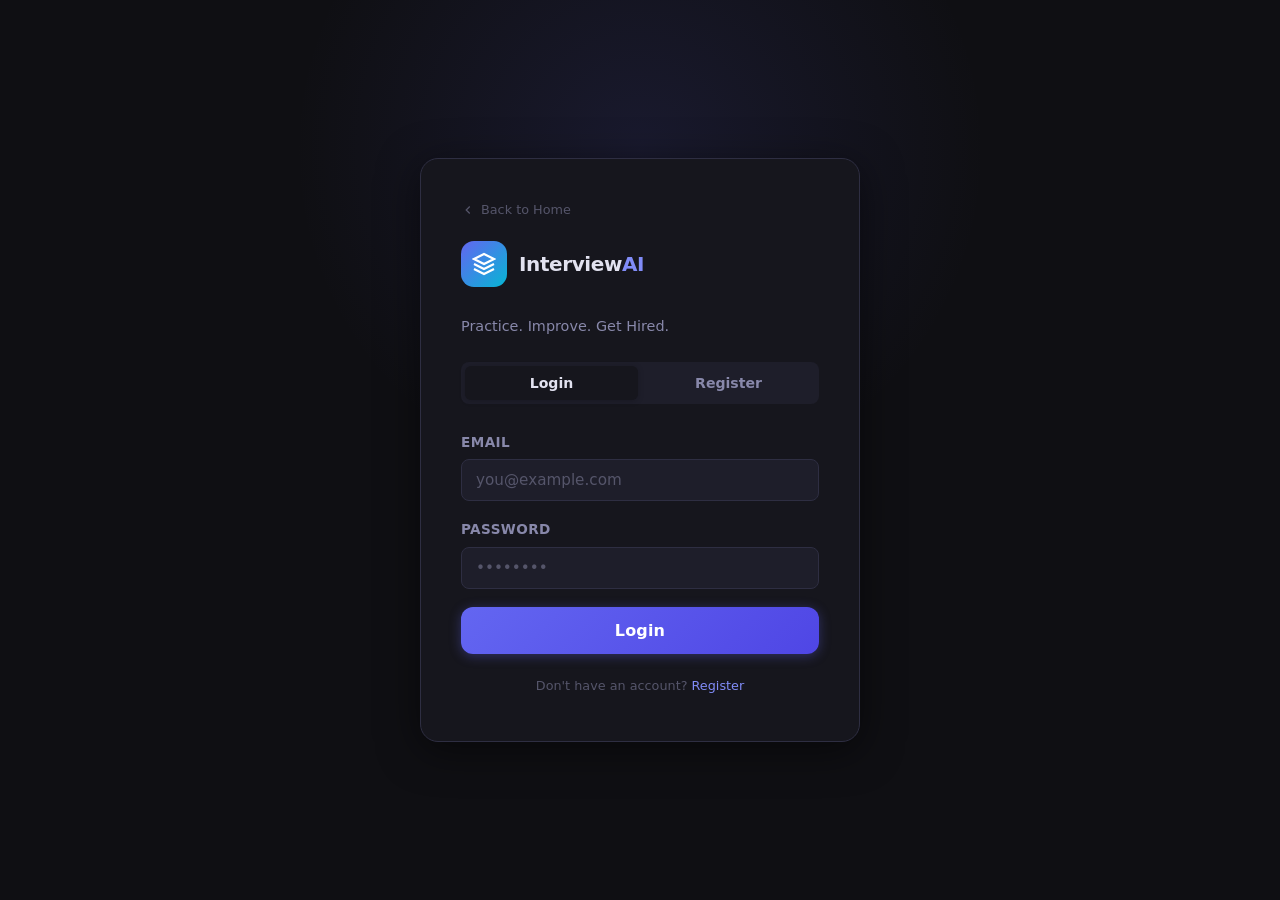
<file: frontend/interview.html>
<!DOCTYPE html>
<html lang="en">
<head>
    <meta charset="UTF-8">
    <meta name="viewport" content="width=device-width, initial-scale=1.0">
    <title>Interview - AI Interview Assistant</title>

    <link rel="stylesheet" href="css/style.css">
</head>

<body>

<div class="interview-page">

    <!-- ================= HEADER ================= -->

    <div class="interview-header">

        <!-- LEFT -->
        <div class="header-left">

            <div class="interview-icon">
                💼
            </div>

            <div class="interview-meta">
                <h3 id="interview-title">HR Interview</h3>

                <div id="interview-subtitle">
                    Topic: General Questions
                </div>
            </div>

        </div>

        <!-- RIGHT -->
        <div class="header-right">

            <div class="score-display">
                Score:
                <span id="current-score">0.0</span>/10
            </div>

            <button class="btn-end" onclick="endInterview()">
                ⏹ End Interview
            </button>

        </div>

    </div>

    <!-- ================= CHAT ================= -->

    <div class="chat-area" id="chat-area">

    </div>

    <!-- ================= INPUT ================= -->

    <div class="input-area">

        <button 
            class="btn-mic" 
            id="mic-btn"
            onclick="toggleVoice()"
            title="Voice Input"
        >
            🎤
        </button>

        <textarea
            id="answer-input"
            placeholder="Type your answer here..."
            rows="1"
        ></textarea>

        <button 
            class="btn-send"
            onclick="sendAnswer()"
            title="Send"
        >
            ➤
        </button>

    </div>

</div>

<script src="js/interview.js"></script>

</body>
</html>
</file>
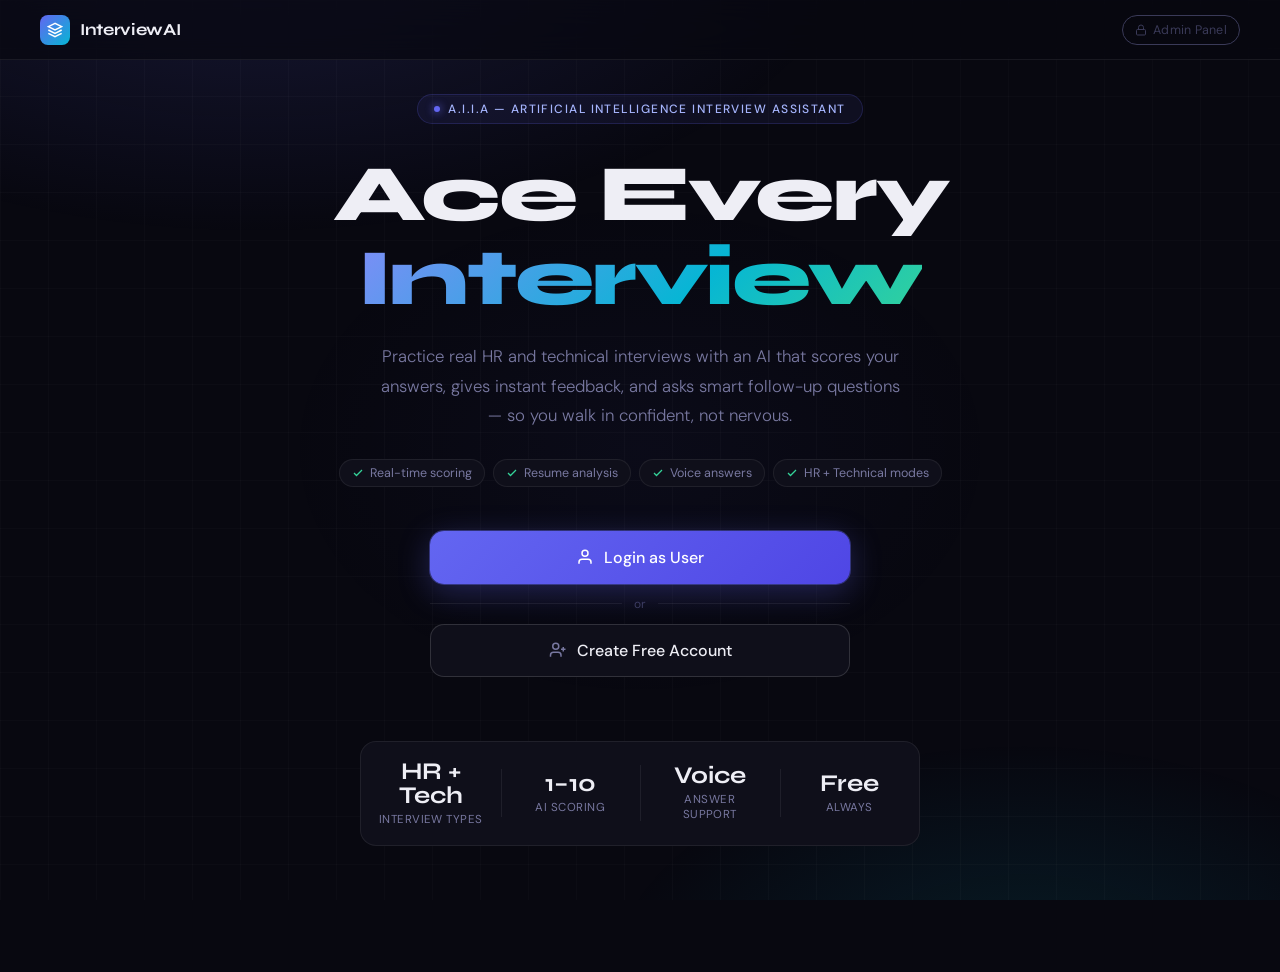
<file: frontend/landing.html>
<!DOCTYPE html>
<html lang="en">
<head>
  <meta charset="UTF-8"/>
  <meta name="viewport" content="width=device-width, initial-scale=1.0"/>
  <title>InterviewAI — Practice. Improve. Get Hired.</title>
  <link rel="preconnect" href="https://fonts.googleapis.com"/>
  <link href="https://fonts.googleapis.com/css2?family=Syne:wght@400;600;700;800&family=DM+Sans:ital,opsz,wght@0,9..40,300;0,9..40,400;0,9..40,500;1,9..40,300&display=swap" rel="stylesheet"/>
  <style>
    *, *::before, *::after { box-sizing: border-box; margin: 0; padding: 0; }

    :root {
      --bg: #080810;
      --surface: #0f0f1a;
      --surface2: #16162a;
      --border: rgba(255,255,255,0.07);
      --border-hover: rgba(255,255,255,0.14);
      --text: #eeeef5;
      --muted: #7878a0;
      --faint: #3a3a58;
      --accent: #6366f1;
      --accent2: #06b6d4;
      --accent-glow: rgba(99,102,241,0.25);
      --danger: #ef4444;
    }

    html, body {
      height: 100%;
      background: var(--bg);
      color: var(--text);
      font-family: 'DM Sans', sans-serif;
      overflow-x: hidden;
    }

    /* ── BACKGROUND MESH ── */
    body::before {
      content: '';
      position: fixed;
      inset: 0;
      background:
        radial-gradient(ellipse 80% 60% at 20% -10%, rgba(99,102,241,0.18) 0%, transparent 60%),
        radial-gradient(ellipse 60% 50% at 80% 110%, rgba(6,182,212,0.12) 0%, transparent 55%),
        radial-gradient(ellipse 40% 40% at 50% 50%, rgba(99,102,241,0.04) 0%, transparent 70%);
      pointer-events: none;
      z-index: 0;
    }

    /* ── GRID OVERLAY ── */
    body::after {
      content: '';
      position: fixed;
      inset: 0;
      background-image:
        linear-gradient(rgba(255,255,255,0.018) 1px, transparent 1px),
        linear-gradient(90deg, rgba(255,255,255,0.018) 1px, transparent 1px);
      background-size: 48px 48px;
      pointer-events: none;
      z-index: 0;
    }

    /* ── WRAPPER ── */
    .page {
      position: relative;
      z-index: 1;
      min-height: 100vh;
      display: flex;
      flex-direction: column;
      align-items: center;
      justify-content: center;
      padding: 40px 24px;
    }

    /* ── TOP NAV ── */
    .topbar {
      position: fixed;
      top: 0; left: 0; right: 0;
      z-index: 100;
      display: flex;
      align-items: center;
      justify-content: space-between;
      padding: 0 40px;
      height: 60px;
      border-bottom: 1px solid var(--border);
      background: rgba(8,8,16,0.7);
      backdrop-filter: blur(16px);
    }

    .nav-logo {
      display: flex;
      align-items: center;
      gap: 10px;
      font-family: 'Syne', sans-serif;
      font-weight: 700;
      font-size: 1.05rem;
      letter-spacing: -0.02em;
      color: var(--text);
      text-decoration: none;
    }

    .nav-logo-icon {
      width: 30px; height: 30px;
      background: linear-gradient(135deg, var(--accent), var(--accent2));
      border-radius: 8px;
      display: flex; align-items: center; justify-content: center;
    }

    .nav-logo-icon svg { width: 16px; height: 16px; color: #fff; }

    .nav-admin-link {
      display: flex;
      align-items: center;
      gap: 6px;
      font-size: 0.78rem;
      color: var(--faint);
      text-decoration: none;
      padding: 6px 12px;
      border: 1px solid var(--faint);
      border-radius: 99px;
      transition: all 0.2s;
      font-family: 'DM Sans', sans-serif;
      letter-spacing: 0.02em;
    }

    .nav-admin-link:hover {
      color: var(--muted);
      border-color: var(--muted);
      background: rgba(255,255,255,0.04);
    }

    .nav-admin-link svg { width: 12px; height: 12px; }

    /* ── HERO ── */
    .hero {
      text-align: center;
      max-width: 700px;
      margin: 0 auto;
      padding-top: 40px;
    }

    /* Abbreviation badge */
    .abbr-badge {
      display: inline-flex;
      align-items: center;
      gap: 8px;
      background: rgba(99,102,241,0.08);
      border: 1px solid rgba(99,102,241,0.2);
      border-radius: 99px;
      padding: 6px 16px;
      margin-bottom: 28px;
      font-size: 0.75rem;
      letter-spacing: 0.12em;
      text-transform: uppercase;
      color: #a5b4fc;
      font-weight: 500;
    }

    .abbr-badge .dot {
      width: 6px; height: 6px;
      border-radius: 50%;
      background: var(--accent);
      box-shadow: 0 0 8px var(--accent);
      animation: pulse-dot 2s infinite;
    }

    @keyframes pulse-dot {
      0%, 100% { opacity: 1; transform: scale(1); }
      50% { opacity: 0.5; transform: scale(0.7); }
    }

    /* Main heading */
    .hero-title {
      font-family: 'Syne', sans-serif;
      font-size: clamp(2.8rem, 7vw, 5rem);
      font-weight: 800;
      line-height: 1.05;
      letter-spacing: -0.03em;
      margin-bottom: 8px;
      color: var(--text);
    }

    .hero-title span {
      background: linear-gradient(135deg, #818cf8 0%, #06b6d4 60%, #34d399 100%);
      -webkit-background-clip: text;
      -webkit-text-fill-color: transparent;
      background-clip: text;
    }

    /* Description */
    .hero-desc {
      font-size: 1.05rem;
      color: var(--muted);
      line-height: 1.75;
      max-width: 520px;
      margin: 22px auto 0;
      font-weight: 300;
    }

    /* ── FEATURE PILLS ── */
    .features {
      display: flex;
      align-items: center;
      justify-content: center;
      flex-wrap: wrap;
      gap: 8px;
      margin: 28px auto 0;
    }

    .feat {
      display: flex;
      align-items: center;
      gap: 6px;
      font-size: 0.78rem;
      color: var(--muted);
      background: var(--surface);
      border: 1px solid var(--border);
      border-radius: 99px;
      padding: 5px 12px;
    }

    .feat svg { width: 12px; height: 12px; color: #34d399; }

    /* ── CTA BUTTONS ── */
    .cta-group {
      display: flex;
      flex-direction: column;
      align-items: center;
      gap: 12px;
      margin-top: 44px;
      width: 100%;
      max-width: 420px;
      margin-left: auto;
      margin-right: auto;
    }

    .btn-user {
      display: flex;
      align-items: center;
      justify-content: center;
      gap: 10px;
      width: 100%;
      padding: 16px 28px;
      border-radius: 14px;
      font-family: 'DM Sans', sans-serif;
      font-size: 1rem;
      font-weight: 500;
      cursor: pointer;
      text-decoration: none;
      transition: all 0.2s;
      border: none;
      background: linear-gradient(135deg, #6366f1, #4f46e5);
      color: #fff;
      box-shadow: 0 0 0 1px rgba(99,102,241,0.4), 0 8px 32px rgba(99,102,241,0.3);
      position: relative;
      overflow: hidden;
    }

    .btn-user::before {
      content: '';
      position: absolute;
      inset: 0;
      background: linear-gradient(135deg, rgba(255,255,255,0.1), transparent);
      opacity: 0;
      transition: opacity 0.2s;
    }

    .btn-user:hover::before { opacity: 1; }
    .btn-user:hover { transform: translateY(-2px); box-shadow: 0 0 0 1px rgba(99,102,241,0.5), 0 12px 40px rgba(99,102,241,0.4); }
    .btn-user:active { transform: scale(0.98); }

    .btn-user svg { width: 18px; height: 18px; }

    .btn-register {
      display: flex;
      align-items: center;
      justify-content: center;
      gap: 10px;
      width: 100%;
      padding: 15px 28px;
      border-radius: 14px;
      font-family: 'DM Sans', sans-serif;
      font-size: 1rem;
      font-weight: 500;
      cursor: pointer;
      text-decoration: none;
      transition: all 0.2s;
      background: var(--surface);
      color: var(--text);
      border: 1px solid var(--border-hover);
    }

    .btn-register:hover {
      background: var(--surface2);
      border-color: rgba(99,102,241,0.35);
      transform: translateY(-2px);
    }

    .btn-register:active { transform: scale(0.98); }
    .btn-register svg { width: 18px; height: 18px; color: var(--muted); }

    .or-divider {
      display: flex;
      align-items: center;
      gap: 12px;
      color: var(--faint);
      font-size: 0.75rem;
      width: 100%;
    }

    .or-divider::before,
    .or-divider::after {
      content: '';
      flex: 1;
      height: 1px;
      background: var(--border);
    }

    /* ── STATS STRIP ── */
    .stats-strip {
      display: flex;
      align-items: center;
      justify-content: center;
      gap: 0;
      margin-top: 64px;
      border: 1px solid var(--border);
      border-radius: 16px;
      overflow: hidden;
      background: var(--surface);
      max-width: 560px;
      width: 100%;
    }

    .stat-item {
      flex: 1;
      text-align: center;
      padding: 18px 16px;
      position: relative;
    }

    .stat-item + .stat-item::before {
      content: '';
      position: absolute;
      left: 0; top: 20%; bottom: 20%;
      width: 1px;
      background: var(--border);
    }

    .stat-num {
      font-family: 'Syne', sans-serif;
      font-size: 1.5rem;
      font-weight: 700;
      color: var(--text);
      line-height: 1;
      margin-bottom: 4px;
    }

    .stat-label {
      font-size: 0.72rem;
      color: var(--muted);
      letter-spacing: 0.04em;
      text-transform: uppercase;
    }

    /* ── ANIMATED ENTRANCE ── */
    .hero, .cta-group, .stats-strip {
      animation: fadeUp 0.6s ease both;
    }

    .cta-group { animation-delay: 0.1s; }
    .stats-strip { animation-delay: 0.2s; }

    @keyframes fadeUp {
      from { opacity: 0; transform: translateY(24px); }
      to   { opacity: 1; transform: translateY(0); }
    }

    /* ── FOOTER ── */
    .footer {
      position: relative;
      z-index: 1;
      text-align: center;
      padding: 32px 24px 24px;
      color: var(--faint);
      font-size: 0.75rem;
    }

    /* ── RESPONSIVE ── */
    @media (max-width: 480px) {
      .topbar { padding: 0 20px; }
      .hero-title { font-size: 2.4rem; }
      .hero-desc { font-size: 0.95rem; }
    }
  </style>
</head>
<body>

  <!-- TOP NAV -->
  <nav class="topbar">
    <a href="landing.html" class="nav-logo">
      <div class="nav-logo-icon">
        <svg viewBox="0 0 24 24" fill="none" stroke="currentColor" stroke-width="2.2">
          <path d="M12 2L2 7l10 5 10-5-10-5z"/>
          <path d="M2 17l10 5 10-5"/>
          <path d="M2 12l10 5 10-5"/>
        </svg>
      </div>
      InterviewAI
    </a>
    <a href="admin.html" class="nav-admin-link">
      <svg viewBox="0 0 24 24" fill="none" stroke="currentColor" stroke-width="2">
        <rect x="3" y="11" width="18" height="11" rx="2"/>
        <path d="M7 11V7a5 5 0 0110 0v4"/>
      </svg>
      Admin Panel
    </a>
  </nav>

  <!-- MAIN CONTENT -->
  <div class="page">
    <div class="hero">

      <!-- BADGE -->
      <div class="abbr-badge">
        <span class="dot"></span>
        A.I.I.A — Artificial Intelligence Interview Assistant
      </div>

      <!-- HEADING -->
      <h1 class="hero-title">
        Ace Every<br/>
        <span>Interview</span>
      </h1>

      <!-- DESCRIPTION -->
      <p class="hero-desc">
        Practice real HR and technical interviews with an AI that scores your answers, gives instant feedback, and asks smart follow-up questions — so you walk in confident, not nervous.
      </p>

      <!-- FEATURE PILLS -->
      <div class="features">
        <div class="feat">
          <svg viewBox="0 0 24 24" fill="none" stroke="currentColor" stroke-width="2.5">
            <polyline points="20 6 9 17 4 12"/>
          </svg>
          Real-time scoring
        </div>
        <div class="feat">
          <svg viewBox="0 0 24 24" fill="none" stroke="currentColor" stroke-width="2.5">
            <polyline points="20 6 9 17 4 12"/>
          </svg>
          Resume analysis
        </div>
        <div class="feat">
          <svg viewBox="0 0 24 24" fill="none" stroke="currentColor" stroke-width="2.5">
            <polyline points="20 6 9 17 4 12"/>
          </svg>
          Voice answers
        </div>
        <div class="feat">
          <svg viewBox="0 0 24 24" fill="none" stroke="currentColor" stroke-width="2.5">
            <polyline points="20 6 9 17 4 12"/>
          </svg>
          HR + Technical modes
        </div>
      </div>

    </div>

    <!-- CTA BUTTONS -->
    <div class="cta-group">

      <!-- Login as User -->
      <a href="index.html" class="btn-user">
        <svg viewBox="0 0 24 24" fill="none" stroke="currentColor" stroke-width="2">
          <path d="M20 21v-2a4 4 0 00-4-4H8a4 4 0 00-4 4v2"/>
          <circle cx="12" cy="7" r="4"/>
        </svg>
        Login as User
      </a>

      <div class="or-divider">or</div>

      <!-- Register -->
      <a href="index.html#register" class="btn-register" id="goRegister">
        <svg viewBox="0 0 24 24" fill="none" stroke="currentColor" stroke-width="2">
          <path d="M16 21v-2a4 4 0 00-4-4H6a4 4 0 00-4 4v2"/>
          <circle cx="9" cy="7" r="4"/>
          <line x1="19" y1="8" x2="19" y2="14"/>
          <line x1="22" y1="11" x2="16" y2="11"/>
        </svg>
        Create Free Account
      </a>

    </div>

    <!-- STATS STRIP -->
    <div class="stats-strip">
      <div class="stat-item">
        <div class="stat-num">HR + Tech</div>
        <div class="stat-label">Interview types</div>
      </div>
      <div class="stat-item">
        <div class="stat-num">1–10</div>
        <div class="stat-label">AI scoring</div>
      </div>
      <div class="stat-item">
        <div class="stat-num">Voice</div>
        <div class="stat-label">Answer support</div>
      </div>
      <div class="stat-item">
        <div class="stat-num">Free</div>
        <div class="stat-label">Always</div>
      </div>
    </div>

  </div>

  <div class="footer">© 2025 InterviewAI — Built for job seekers, by developers.</div>

  <script>
    // Register link — auto-switch to register tab on index.html
    document.getElementById('goRegister').addEventListener('click', function(e) {
      e.preventDefault();
      localStorage.setItem('authTab', 'register');
      window.location.href = 'index.html';
    });

    // If already logged in, redirect to dashboard
    const existingToken = localStorage.getItem('token');
    const cameFromApp = document.referrer.includes(window.location.hostname);
    if (existingToken && cameFromApp) {
      window.location.href = 'dashboard.html';
    }
  </script>

</body>
</html>
</file>
<file: frontend/css/style.css>
/* ============================================
   ROOT VARIABLES
============================================ */
:root {
  --primary: #6366f1;
  --primary-dark: #4f46e5;
  --primary-light: #818cf8;
  --secondary: #06b6d4;
  --success: #22c55e;
  --warning: #f59e0b;
  --danger: #ef4444;
  --bg: #0f0f13;
  --bg-2: #16161d;
  --bg-3: #1e1e2a;
  --bg-4: #26263a;
  --border: #2e2e42;
  --text: #e2e2f0;
  --text-muted: #8888aa;
  --text-faint: #55556a;
  --radius: 12px;
  --radius-sm: 8px;
  --radius-lg: 18px;
  --shadow: 0 4px 24px rgba(0,0,0,0.35);
  --shadow-lg: 0 8px 40px rgba(0,0,0,0.5);
  --transition: 0.2s ease;
  --font: 'Inter', 'Segoe UI', system-ui, sans-serif;
}

[data-theme="light"] {
  --bg: #f4f4f8;
  --bg-2: #ffffff;
  --bg-3: #ebebf3;
  --bg-4: #e0e0ec;
  --border: #d0d0e0;
  --text: #18182a;
  --text-muted: #55556a;
  --text-faint: #aaaabc;
  --shadow: 0 4px 24px rgba(0,0,0,0.10);
  --shadow-lg: 0 8px 40px rgba(0,0,0,0.14);
}

/* ============================================
   RESET & BASE
============================================ */
*, *::before, *::after { box-sizing: border-box; margin: 0; padding: 0; }

html { font-size: 16px; scroll-behavior: smooth; }

body {
  font-family: var(--font);
  background: var(--bg);
  color: var(--text);
  min-height: 100vh;
  line-height: 1.6;
  -webkit-font-smoothing: antialiased;
}

a { color: var(--primary-light); text-decoration: none; transition: color var(--transition); }
a:hover { color: var(--primary); }

input, textarea, select, button { font-family: var(--font); }

/* ============================================
   SCROLLBAR
============================================ */
::-webkit-scrollbar { width: 6px; height: 6px; }
::-webkit-scrollbar-track { background: var(--bg-2); }
::-webkit-scrollbar-thumb { background: var(--border); border-radius: 99px; }
::-webkit-scrollbar-thumb:hover { background: var(--text-faint); }

/* ============================================
   TYPOGRAPHY
============================================ */
h1, h2, h3, h4 { font-weight: 700; line-height: 1.25; color: var(--text); }
h1 { font-size: 2rem; }
h2 { font-size: 1.5rem; }
h3 { font-size: 1.15rem; }
h4 { font-size: 1rem; }
p { color: var(--text-muted); }

/* ============================================
   LAYOUT UTILITIES
============================================ */
.container { max-width: 1100px; margin: 0 auto; padding: 0 24px; }
.flex { display: flex; }
.flex-col { display: flex; flex-direction: column; }
.items-center { align-items: center; }
.justify-between { justify-content: space-between; }
.justify-center { justify-content: center; }
.gap-1 { gap: 8px; }
.gap-2 { gap: 16px; }
.gap-3 { gap: 24px; }
.w-full { width: 100%; }
.text-center { text-align: center; }
.mt-1 { margin-top: 8px; }
.mt-2 { margin-top: 16px; }
.mt-3 { margin-top: 24px; }
.hidden { display: none !important; }

/* ============================================
   CARD
============================================ */
.card {
  background: var(--bg-2);
  border: 1px solid var(--border);
  border-radius: var(--radius);
  padding: 24px;
  box-shadow: var(--shadow);
  transition: box-shadow var(--transition), border-color var(--transition);
}
.card:hover { box-shadow: var(--shadow-lg); }
.card-sm { padding: 16px; border-radius: var(--radius-sm); }

/* ============================================
   BUTTONS
============================================ */
.btn {
  display: inline-flex;
  align-items: center;
  justify-content: center;
  gap: 8px;
  padding: 10px 20px;
  border-radius: var(--radius-sm);
  font-size: 0.9rem;
  font-weight: 600;
  border: none;
  cursor: pointer;
  transition: all var(--transition);
  white-space: nowrap;
  letter-spacing: 0.01em;
}
.btn:active { transform: scale(0.97); }
.btn:disabled { opacity: 0.5; cursor: not-allowed; transform: none; }

.btn-primary {
  background: linear-gradient(135deg, var(--primary), var(--primary-dark));
  color: #fff;
  box-shadow: 0 2px 12px rgba(99,102,241,0.35);
}
.btn-primary:hover { box-shadow: 0 4px 20px rgba(99,102,241,0.55); filter: brightness(1.08); }

.btn-secondary {
  background: var(--bg-3);
  color: var(--text);
  border: 1px solid var(--border);
}
.btn-secondary:hover { background: var(--bg-4); border-color: var(--primary); color: var(--primary-light); }

.btn-danger {
  background: linear-gradient(135deg, var(--danger), #c0392b);
  color: #fff;
}
.btn-danger:hover { filter: brightness(1.1); }

.btn-ghost {
  background: transparent;
  color: var(--text-muted);
  border: 1px solid transparent;
}
.btn-ghost:hover { background: var(--bg-3); color: var(--text); border-color: var(--border); }

.btn-sm { padding: 7px 14px; font-size: 0.82rem; }
.btn-lg { padding: 14px 28px; font-size: 1rem; border-radius: var(--radius); }
.btn-icon { padding: 9px; border-radius: var(--radius-sm); }

/* ============================================
   FORM ELEMENTS
============================================ */
.form-group { display: flex; flex-direction: column; gap: 6px; }
.form-label { font-size: 0.85rem; font-weight: 600; color: var(--text-muted); letter-spacing: 0.03em; text-transform: uppercase; }

.form-input, .form-select, .form-textarea {
  background: var(--bg-3);
  border: 1px solid var(--border);
  border-radius: var(--radius-sm);
  padding: 11px 14px;
  color: var(--text);
  font-size: 0.95rem;
  transition: border-color var(--transition), box-shadow var(--transition);
  width: 100%;
}
.form-input:focus, .form-select:focus, .form-textarea:focus {
  outline: none;
  border-color: var(--primary);
  box-shadow: 0 0 0 3px rgba(99,102,241,0.18);
}
.form-input::placeholder, .form-textarea::placeholder { color: var(--text-faint); }
.form-select { cursor: pointer; }
.form-textarea { resize: vertical; min-height: 90px; }

/* ============================================
   BADGE
============================================ */
.badge {
  display: inline-flex;
  align-items: center;
  padding: 3px 10px;
  border-radius: 99px;
  font-size: 0.75rem;
  font-weight: 700;
  letter-spacing: 0.04em;
  text-transform: uppercase;
}
.badge-primary { background: rgba(99,102,241,0.15); color: var(--primary-light); }
.badge-success { background: rgba(34,197,94,0.15); color: var(--success); }
.badge-warning { background: rgba(245,158,11,0.15); color: var(--warning); }
.badge-danger  { background: rgba(239,68,68,0.15);  color: var(--danger); }
.badge-muted   { background: var(--bg-4); color: var(--text-muted); }

/* ============================================
   NAVBAR
============================================ */
.navbar {
  position: sticky;
  top: 0;
  z-index: 100;
  background: rgba(22,22,29,0.85);
  backdrop-filter: blur(16px);
  border-bottom: 1px solid var(--border);
  padding: 0 24px;
  height: 62px;
  display: flex;
  align-items: center;
  justify-content: space-between;
}
[data-theme="light"] .navbar { background: rgba(255,255,255,0.85); }

.navbar-brand {
  display: flex;
  align-items: center;
  gap: 10px;
  font-size: 1.15rem;
  font-weight: 800;
  color: var(--text);
  letter-spacing: -0.02em;
}
.navbar-brand .brand-icon {
  width: 34px; height: 34px;
  background: linear-gradient(135deg, var(--primary), var(--secondary));
  border-radius: 9px;
  display: flex; align-items: center; justify-content: center;
}
.navbar-brand .brand-icon svg { width: 18px; height: 18px; color: #fff; }

.navbar-actions { display: flex; align-items: center; gap: 10px; }

.theme-toggle {
  background: var(--bg-3);
  border: 1px solid var(--border);
  border-radius: var(--radius-sm);
  padding: 8px;
  cursor: pointer;
  color: var(--text-muted);
  display: flex; align-items: center; justify-content: center;
  transition: all var(--transition);
}
.theme-toggle:hover { color: var(--text); border-color: var(--primary); }
.theme-toggle svg { width: 17px; height: 17px; }

/* ============================================
   AUTH PAGE
============================================ */
.auth-page {
  min-height: 100vh;
  display: flex;
  align-items: center;
  justify-content: center;
  background: var(--bg);
  padding: 24px;
  position: relative;
  overflow: hidden;
}
.auth-page::before {
  content: '';
  position: absolute;
  top: -200px; left: 50%;
  transform: translateX(-50%);
  width: 700px; height: 700px;
  background: radial-gradient(circle, rgba(99,102,241,0.12) 0%, transparent 70%);
  pointer-events: none;
}

.auth-box {
  width: 100%;
  max-width: 440px;
  background: var(--bg-2);
  border: 1px solid var(--border);
  border-radius: var(--radius-lg);
  padding: 40px;
  box-shadow: var(--shadow-lg);
  position: relative;
  z-index: 1;
}

.auth-logo {
  display: flex;
  align-items: center;
  gap: 12px;
  margin-bottom: 28px;
}
.auth-logo-icon {
  width: 46px; height: 46px;
  background: linear-gradient(135deg, var(--primary), var(--secondary));
  border-radius: 13px;
  display: flex; align-items: center; justify-content: center;
}
.auth-logo-icon svg { width: 24px; height: 24px; color: #fff; }
.auth-logo-text { font-size: 1.25rem; font-weight: 800; letter-spacing: -0.02em; }
.auth-logo-text span { color: var(--primary-light); }

.auth-tabs {
  display: flex;
  background: var(--bg-3);
  border-radius: var(--radius-sm);
  padding: 4px;
  margin-bottom: 28px;
  gap: 4px;
}
.auth-tab {
  flex: 1;
  padding: 9px;
  text-align: center;
  font-size: 0.88rem;
  font-weight: 600;
  border-radius: 6px;
  cursor: pointer;
  color: var(--text-muted);
  transition: all var(--transition);
  border: none;
  background: transparent;
}
.auth-tab.active {
  background: var(--bg-2);
  color: var(--text);
  box-shadow: 0 1px 6px rgba(0,0,0,0.2);
}

.auth-form { display: flex; flex-direction: column; gap: 18px; }

.auth-divider { text-align: center; color: var(--text-faint); font-size: 0.8rem; margin: 4px 0; }

.auth-error {
  background: rgba(239,68,68,0.1);
  border: 1px solid rgba(239,68,68,0.3);
  border-radius: var(--radius-sm);
  padding: 10px 14px;
  color: var(--danger);
  font-size: 0.88rem;
  display: none;
}
.auth-error.show { display: block; }

/* ============================================
   DASHBOARD LAYOUT
============================================ */
.dashboard-page { min-height: 100vh; background: var(--bg); }

.dashboard-main {
  max-width: 1100px;
  margin: 0 auto;
  padding: 32px 24px;
  display: flex;
  flex-direction: column;
  gap: 28px;
}

/* Welcome banner */
.welcome-banner {
  background: linear-gradient(135deg, var(--primary-dark) 0%, #312e81 50%, #1e1b4b 100%);
  border-radius: var(--radius-lg);
  padding: 32px 36px;
  display: flex;
  align-items: center;
  justify-content: space-between;
  gap: 20px;
  position: relative;
  overflow: hidden;
  border: 1px solid rgba(99,102,241,0.3);
}
.welcome-banner::after {
  content: '';
  position: absolute;
  right: -60px; top: -60px;
  width: 220px; height: 220px;
  background: rgba(255,255,255,0.04);
  border-radius: 50%;
}
.welcome-title { font-size: 1.5rem; font-weight: 800; color: #fff; margin-bottom: 4px; }
.welcome-sub { color: rgba(255,255,255,0.65); font-size: 0.95rem; }

/* Stats grid */
.stats-grid {
  display: grid;
  grid-template-columns: repeat(3, 1fr);
  gap: 16px;
}
.stat-card {
  background: var(--bg-2);
  border: 1px solid var(--border);
  border-radius: var(--radius);
  padding: 22px 24px;
  display: flex;
  align-items: center;
  gap: 16px;
  transition: all var(--transition);
}
.stat-card:hover { border-color: var(--primary); transform: translateY(-2px); box-shadow: var(--shadow); }
.stat-icon {
  width: 48px; height: 48px;
  border-radius: 12px;
  display: flex; align-items: center; justify-content: center;
  flex-shrink: 0;
}
.stat-icon svg { width: 22px; height: 22px; }
.stat-icon.purple { background: rgba(99,102,241,0.15); color: var(--primary-light); }
.stat-icon.cyan   { background: rgba(6,182,212,0.15);  color: var(--secondary); }
.stat-icon.green  { background: rgba(34,197,94,0.15);  color: var(--success); }
.stat-value { font-size: 1.8rem; font-weight: 800; line-height: 1; color: var(--text); }
.stat-label { font-size: 0.8rem; color: var(--text-muted); margin-top: 2px; }

/* Section header */
.section-header {
  display: flex;
  align-items: center;
  justify-content: space-between;
  margin-bottom: 16px;
}
.section-title {
  font-size: 1.05rem;
  font-weight: 700;
  display: flex;
  align-items: center;
  gap: 8px;
}
.section-title svg { width: 18px; height: 18px; color: var(--primary-light); }

/* Interview type cards */
.interview-grid {
  display: grid;
  grid-template-columns: 1fr 1fr;
  gap: 16px;
}
.interview-type-card {
  background: var(--bg-2);
  border: 1px solid var(--border);
  border-radius: var(--radius);
  padding: 24px;
  cursor: pointer;
  transition: all var(--transition);
  display: flex;
  align-items: flex-start;
  gap: 16px;
}
.interview-type-card:hover {
  border-color: var(--primary);
  background: var(--bg-3);
  transform: translateY(-3px);
  box-shadow: 0 8px 30px rgba(99,102,241,0.15);
}
.interview-type-card.selected {
  border-color: var(--primary);
  background: rgba(99,102,241,0.08);
  box-shadow: 0 0 0 2px rgba(99,102,241,0.25);
}
.type-icon {
  width: 46px; height: 46px;
  border-radius: 12px;
  display: flex; align-items: center; justify-content: center;
  flex-shrink: 0;
}
.type-icon svg { width: 22px; height: 22px; }
.type-icon.hr   { background: rgba(245,158,11,0.15); color: var(--warning); }
.type-icon.tech { background: rgba(99,102,241,0.15); color: var(--primary-light); }
.type-name { font-size: 0.95rem; font-weight: 700; margin-bottom: 4px; }
.type-desc { font-size: 0.82rem; color: var(--text-muted); }

/* Topic chips */
.topic-chips { display: flex; flex-wrap: wrap; gap: 8px; }
.topic-chip {
  padding: 7px 14px;
  border-radius: 99px;
  font-size: 0.82rem;
  font-weight: 600;
  border: 1px solid var(--border);
  background: var(--bg-3);
  color: var(--text-muted);
  cursor: pointer;
  transition: all var(--transition);
}
.topic-chip:hover { border-color: var(--primary); color: var(--primary-light); }
.topic-chip.selected {
  background: rgba(99,102,241,0.15);
  border-color: var(--primary);
  color: var(--primary-light);
}

/* ============================================
   HISTORY SECTION (collapsible)
============================================ */
.history-toggle-btn {
  display: flex;
  align-items: center;
  gap: 8px;
  background: var(--bg-2);
  border: 1px solid var(--border);
  border-radius: var(--radius);
  padding: 14px 20px;
  width: 100%;
  cursor: pointer;
  color: var(--text);
  font-size: 0.95rem;
  font-weight: 600;
  transition: all var(--transition);
}
.history-toggle-btn:hover { border-color: var(--primary); background: var(--bg-3); }
.history-toggle-btn svg { width: 18px; height: 18px; color: var(--primary-light); }
.history-toggle-btn .chevron {
  margin-left: auto;
  width: 16px; height: 16px;
  color: var(--text-muted);
  transition: transform var(--transition);
}
.history-toggle-btn.open .chevron { transform: rotate(180deg); }

.history-panel {
  display: none;
  flex-direction: column;
  gap: 10px;
  margin-top: 12px;
}
.history-panel.open { display: flex; }

.history-item {
  background: var(--bg-2);
  border: 1px solid var(--border);
  border-radius: var(--radius-sm);
  padding: 14px 18px;
  display: flex;
  align-items: center;
  gap: 14px;
  transition: all var(--transition);
  cursor: pointer;
}
.history-item:hover { border-color: var(--primary); background: var(--bg-3); }
.history-dot {
  width: 10px; height: 10px;
  border-radius: 50%;
  flex-shrink: 0;
}
.history-dot.hr   { background: var(--warning); }
.history-dot.tech { background: var(--primary-light); }
.history-info { flex: 1; }
.history-title { font-size: 0.9rem; font-weight: 600; color: var(--text); }
.history-meta  { font-size: 0.78rem; color: var(--text-muted); margin-top: 2px; }
.history-score {
  font-size: 1.1rem;
  font-weight: 800;
  color: var(--primary-light);
}
.history-empty {
  text-align: center;
  color: var(--text-faint);
  font-size: 0.88rem;
  padding: 24px;
}

/* ============================================
   RESUME SECTION
============================================ */
.resume-upload-area {
  border: 2px dashed var(--border);
  border-radius: var(--radius);
  padding: 36px;
  text-align: center;
  cursor: pointer;
  transition: all var(--transition);
  background: var(--bg-2);
}
.resume-upload-area:hover, .resume-upload-area.drag-over {
  border-color: var(--primary);
  background: rgba(99,102,241,0.05);
}
.resume-upload-icon {
  width: 52px; height: 52px;
  background: rgba(99,102,241,0.12);
  border-radius: 14px;
  display: flex; align-items: center; justify-content: center;
  margin: 0 auto 14px;
  color: var(--primary-light);
}
.resume-upload-icon svg { width: 26px; height: 26px; }
.resume-upload-title { font-weight: 700; font-size: 1rem; margin-bottom: 4px; color: var(--text); }
.resume-upload-sub { font-size: 0.82rem; color: var(--text-muted); }

/* Resume analysis cards */
.resume-analysis { display: flex; flex-direction: column; gap: 12px; }

.analysis-card {
  background: var(--bg-3);
  border: 1px solid var(--border);
  border-radius: var(--radius-sm);
  padding: 16px 18px;
}
.analysis-card-title {
  font-size: 0.75rem;
  font-weight: 700;
  text-transform: uppercase;
  letter-spacing: 0.07em;
  color: var(--text-muted);
  margin-bottom: 8px;
  display: flex;
  align-items: center;
  gap: 6px;
}
.analysis-card-title svg { width: 14px; height: 14px; }
.analysis-card-content { font-size: 0.9rem; color: var(--text); }

.skill-tags { display: flex; flex-wrap: wrap; gap: 6px; }
.skill-tag {
  background: rgba(99,102,241,0.12);
  color: var(--primary-light);
  border: 1px solid rgba(99,102,241,0.25);
  padding: 3px 10px;
  border-radius: 99px;
  font-size: 0.78rem;
  font-weight: 600;
}
.topic-tags { display: flex; flex-wrap: wrap; gap: 6px; }
.topic-tag {
  background: rgba(6,182,212,0.1);
  color: var(--secondary);
  border: 1px solid rgba(6,182,212,0.25);
  padding: 3px 10px;
  border-radius: 99px;
  font-size: 0.78rem;
  font-weight: 600;
}

/* ============================================
   INTERVIEW CHAT PAGE
============================================ */
/*.interview-page {
  height: 100vh;
  display: flex;
  flex-direction: column;
  background: var(--bg);
}

.interview-header {
  background: var(--bg-2);
  border-bottom: 1px solid var(--border);
  padding: 14px 24px;
  display: flex;
  align-items: center;
  gap: 14px;
}
.interview-header-back {
  display: flex; align-items: center; justify-content: center;
  width: 36px; height: 36px;
  border-radius: var(--radius-sm);
  border: 1px solid var(--border);
  background: var(--bg-3);
  cursor: pointer;
  color: var(--text-muted);
  transition: all var(--transition);
}
.interview-header-back:hover { border-color: var(--primary); color: var(--primary-light); }
.interview-header-back svg { width: 16px; height: 16px; }

.interview-meta { flex: 1; }
.interview-meta-title { font-size: 0.95rem; font-weight: 700; }
.interview-meta-sub { font-size: 0.78rem; color: var(--text-muted); }

.interview-progress {
  display: flex; align-items: center; gap: 8px;
  font-size: 0.82rem; color: var(--text-muted);
}
.progress-bar {
  width: 100px; height: 6px;
  background: var(--bg-4);
  border-radius: 99px;
  overflow: hidden;
}
.progress-fill {
  height: 100%;
  background: linear-gradient(90deg, var(--primary), var(--secondary));
  border-radius: 99px;
  transition: width 0.4s ease;
}

/* Chat area */
/*.chat-area {
  flex: 1;
  overflow-y: auto;
  padding: 24px;
  display: flex;
  flex-direction: column;
  gap: 16px;
}

.message {
  display: flex;
  gap: 12px;
  max-width: 78%;
  animation: msgIn 0.2s ease;
}
@keyframes msgIn {
  from { opacity: 0; transform: translateY(8px); }
  to   { opacity: 1; transform: translateY(0); }
}

.message.user { align-self: flex-end; flex-direction: row-reverse; }
.message.ai   { align-self: flex-start; }

.message-avatar {
  width: 34px; height: 34px;
  border-radius: 50%;
  display: flex; align-items: center; justify-content: center;
  flex-shrink: 0;
  font-size: 0.75rem;
  font-weight: 700;
}
.message.ai   .message-avatar { background: linear-gradient(135deg, var(--primary), var(--secondary)); color: #fff; }
.message.user .message-avatar { background: var(--bg-4); color: var(--text-muted); }
.message-avatar svg { width: 16px; height: 16px; }

.message-bubble {
  background: var(--bg-2);
  border: 1px solid var(--border);
  border-radius: var(--radius);
  padding: 14px 16px;
  font-size: 0.92rem;
  line-height: 1.65;
  color: var(--text);
}
.message.user .message-bubble {
  background: linear-gradient(135deg, var(--primary-dark), var(--primary));
  border-color: transparent;
  color: #fff;
  border-radius: var(--radius) var(--radius-sm) var(--radius) var(--radius);
}
.message.ai .message-bubble {
  border-radius: var(--radius-sm) var(--radius) var(--radius) var(--radius);
}

/* Feedback bubble */
/*.feedback-bubble {
  background: var(--bg-3);
  border: 1px solid var(--border);
  border-left: 3px solid var(--primary);
  border-radius: 0 var(--radius-sm) var(--radius-sm) 0;
  padding: 12px 14px;
  font-size: 0.84rem;
  color: var(--text-muted);
  margin-top: 6px;
  display: flex;
  align-items: flex-start;
  gap: 8px;
}
.score-pill {
  display: inline-flex;
  align-items: center;
  gap: 4px;
  background: rgba(99,102,241,0.15);
  color: var(--primary-light);
  border-radius: 99px;
  padding: 2px 10px;
  font-size: 0.8rem;
  font-weight: 700;
  margin-bottom: 4px;
}

/* Typing indicator */
/*.typing-indicator {
  display: flex;
  align-items: center;
  gap: 5px;
  padding: 14px 16px;
  background: var(--bg-2);
  border: 1px solid var(--border);
  border-radius: var(--radius-sm) var(--radius) var(--radius) var(--radius);
  width: fit-content;
}
.typing-dot {
  width: 7px; height: 7px;
  background: var(--text-faint);
  border-radius: 50%;
  animation: typingBounce 1.2s infinite;
}
.typing-dot:nth-child(2) { animation-delay: 0.2s; }
.typing-dot:nth-child(3) { animation-delay: 0.4s; }
@keyframes typingBounce {
  0%, 60%, 100% { transform: translateY(0); }
  30% { transform: translateY(-6px); background: var(--primary-light); }
}

/* Chat input bar */
/*.chat-input-bar {
  background: var(--bg-2);
  border-top: 1px solid var(--border);
  padding: 16px 24px;
  display: flex;
  align-items: flex-end;
  gap: 10px;
}
.chat-input-wrap {
  flex: 1;
  background: var(--bg-3);
  border: 1px solid var(--border);
  border-radius: var(--radius);
  padding: 10px 14px;
  transition: border-color var(--transition), box-shadow var(--transition);
}
.chat-input-wrap:focus-within {
  border-color: var(--primary);
  box-shadow: 0 0 0 3px rgba(99,102,241,0.14);
}
.chat-textarea {
  width: 100%;
  background: transparent;
  border: none;
  outline: none;
  color: var(--text);
  font-size: 0.93rem;
  line-height: 1.5;
  resize: none;
  max-height: 140px;
  overflow-y: auto;
}
.chat-textarea::placeholder { color: var(--text-faint); }

.mic-btn {
  width: 42px; height: 42px;
  border-radius: var(--radius-sm);
  border: 1px solid var(--border);
  background: var(--bg-3);
  color: var(--text-muted);
  cursor: pointer;
  display: flex; align-items: center; justify-content: center;
  transition: all var(--transition);
  flex-shrink: 0;
}
.mic-btn:hover { border-color: var(--primary); color: var(--primary-light); }
.mic-btn.recording { background: rgba(239,68,68,0.15); border-color: var(--danger); color: var(--danger); animation: pulse 1s infinite; }
.mic-btn svg { width: 17px; height: 17px; }
@keyframes pulse { 0%, 100% { box-shadow: 0 0 0 0 rgba(239,68,68,0.4); } 50% { box-shadow: 0 0 0 6px rgba(239,68,68,0); } }

.send-btn {
  width: 42px; height: 42px;
  border-radius: var(--radius-sm);
  background: linear-gradient(135deg, var(--primary), var(--primary-dark));
  border: none;
  color: #fff;
  cursor: pointer;
  display: flex; align-items: center; justify-content: center;
  transition: all var(--transition);
  flex-shrink: 0;
  box-shadow: 0 2px 10px rgba(99,102,241,0.35);
}
.send-btn:hover { filter: brightness(1.12); box-shadow: 0 4px 16px rgba(99,102,241,0.5); }
.send-btn:disabled { opacity: 0.5; cursor: not-allowed; }
.send-btn svg { width: 17px; height: 17px; }*/

/* ============================================
   ADMIN PAGE
============================================ */
.admin-page { min-height: 100vh; background: var(--bg); }

.admin-main {
  max-width: 1200px;
  margin: 0 auto;
  padding: 32px 24px;
  display: flex;
  flex-direction: column;
  gap: 28px;
}

.admin-stats-grid {
  display: grid;
  grid-template-columns: repeat(3, 1fr);
  gap: 16px;
}

/* Data table */
.data-table-wrap {
  overflow-x: auto;
  border-radius: var(--radius);
  border: 1px solid var(--border);
}
.data-table {
  width: 100%;
  border-collapse: collapse;
  font-size: 0.88rem;
}
.data-table th {
  background: var(--bg-3);
  padding: 12px 16px;
  text-align: left;
  font-weight: 700;
  font-size: 0.75rem;
  text-transform: uppercase;
  letter-spacing: 0.06em;
  color: var(--text-muted);
  border-bottom: 1px solid var(--border);
  white-space: nowrap;
}
.data-table td {
  padding: 13px 16px;
  border-bottom: 1px solid var(--border);
  color: var(--text);
  vertical-align: middle;
}
.data-table tr:last-child td { border-bottom: none; }
.data-table tbody tr { transition: background var(--transition); }
.data-table tbody tr:hover { background: var(--bg-3); }

/* Admin login */
.admin-login-wrap {
  min-height: 100vh;
  display: flex; align-items: center; justify-content: center;
  padding: 24px;
  background: var(--bg);
}

/* ============================================
   LOADING / SPINNER
============================================ */
.spinner {
  width: 20px; height: 20px;
  border: 2px solid rgba(255,255,255,0.25);
  border-top-color: #fff;
  border-radius: 50%;
  animation: spin 0.7s linear infinite;
  display: inline-block;
}
.spinner-dark {
  border-color: rgba(99,102,241,0.2);
  border-top-color: var(--primary);
}
@keyframes spin { to { transform: rotate(360deg); } }

.loading-overlay {
  position: fixed; inset: 0;
  background: rgba(0,0,0,0.5);
  display: flex; align-items: center; justify-content: center;
  z-index: 999;
  backdrop-filter: blur(4px);
}
.loading-card {
  background: var(--bg-2);
  border: 1px solid var(--border);
  border-radius: var(--radius);
  padding: 28px 36px;
  display: flex; flex-direction: column; align-items: center; gap: 14px;
  box-shadow: var(--shadow-lg);
}
.loading-card p { color: var(--text-muted); font-size: 0.9rem; }

/* ============================================
   TOAST
============================================ */
.toast-container {
  position: fixed;
  bottom: 24px; right: 24px;
  display: flex; flex-direction: column; gap: 8px;
  z-index: 9999;
}
.toast {
  background: var(--bg-2);
  border: 1px solid var(--border);
  border-radius: var(--radius-sm);
  padding: 12px 18px;
  min-width: 260px;
  font-size: 0.88rem;
  box-shadow: var(--shadow-lg);
  display: flex; align-items: center; gap: 10px;
  animation: toastIn 0.25s ease;
}
.toast svg { width: 16px; height: 16px; flex-shrink: 0; }
.toast.success { border-left: 3px solid var(--success); }
.toast.error   { border-left: 3px solid var(--danger); }
.toast.info    { border-left: 3px solid var(--primary); }
.toast.success svg { color: var(--success); }
.toast.error   svg { color: var(--danger); }
.toast.info    svg { color: var(--primary-light); }
@keyframes toastIn { from { opacity: 0; transform: translateX(20px); } to { opacity: 1; transform: translateX(0); } }

/* ============================================
   MODAL
============================================ */
.modal-overlay {
  position: fixed; inset: 0;
  background: rgba(0,0,0,0.6);
  display: flex; align-items: center; justify-content: center;
  z-index: 500;
  padding: 24px;
  backdrop-filter: blur(4px);
  opacity: 0; pointer-events: none;
  transition: opacity var(--transition);
}
.modal-overlay.open { opacity: 1; pointer-events: all; }
.modal {
  background: var(--bg-2);
  border: 1px solid var(--border);
  border-radius: var(--radius-lg);
  padding: 32px;
  width: 100%;
  max-width: 480px;
  box-shadow: var(--shadow-lg);
  transform: scale(0.95);
  transition: transform var(--transition);
}
.modal-overlay.open .modal { transform: scale(1); }
.modal-header { display: flex; align-items: center; justify-content: space-between; margin-bottom: 20px; }
.modal-close { background: none; border: none; cursor: pointer; color: var(--text-muted); padding: 4px; }
.modal-close:hover { color: var(--text); }
.modal-close svg { width: 18px; height: 18px; }

/* ============================================
   RESPONSIVE
============================================ */
@media (max-width: 768px) {
  .stats-grid     { grid-template-columns: 1fr; }
  .interview-grid { grid-template-columns: 1fr; }
  .admin-stats-grid { grid-template-columns: 1fr; }
  .welcome-banner { flex-direction: column; text-align: center; padding: 24px; }
  .auth-box       { padding: 28px 20px; }
  .chat-area      { padding: 16px; }
  .chat-input-bar { padding: 12px 16px; }
  .message        { max-width: 92%; }
  h1 { font-size: 1.5rem; }
  .dashboard-main, .admin-main { padding: 20px 16px; }
}
/* =========================
   INTERVIEW CHAT FIX
========================= */

/* Full page layout */
.interview-page{
    height:100vh;
    display:flex;
    flex-direction:column;
    background:#0f172a;
}

/* ================= HEADER ================= */

.interview-header{
    min-height:90px;
    padding:20px 28px;
    display:flex;
    justify-content:space-between;
    align-items:center;
    background:linear-gradient(180deg,#070b1a,#0b1020);
    border-bottom:1px solid rgba(255,255,255,0.08);
}
.interview-header h3{
    font-size:18px;
    font-weight:700;
    line-height:1;
    letter-spacing:-1px;
}

#interview-subtitle{
    margin-top:2px;
    color:#94a3b8;
    font-size:12px;
    font-weight:500;
}
.interview-icon{
    width:52px;
    height:52px;
    border-radius:14px;
    background:linear-gradient(135deg,#7c3aed,#6366f1);
    display:flex;
    align-items:center;
    justify-content:center;
    color:white;
    font-size:24px;
    flex-shrink:0;
}
.header-left{
    display:flex;
    align-items:center;
    gap:14px;
}
/* score + button */
.score-display{
    background:rgba(30,41,59,0.9);
    border:1px solid rgba(255,255,255,0.08);
    padding:8px 14px;
    border-radius:16px;
    color:white;
    font-size:13px;
    font-weight:600;
    box-shadow:0 4px 20px rgba(0,0,0,0.25);
}
.score-display span{
    color:#34d399;
    font-size:16px;
    font-weight:800;
}
.btn-end{
    background:linear-gradient(135deg,#ff5f56,#ef4444);
    color:white;
    border:none;
    padding:10px 18px;
    border-radius:16px;
    cursor:pointer;
    font-weight:700;
    font-size:13px;
    transition:0.2s;
    box-shadow:0 6px 20px rgba(239,68,68,0.35);
}
.btn-end:hover{
    transform:translateY(-2px);
    background:#dc2626;
}

/* ================= CHAT AREA ================= */
.chat-area{
    flex:1;
    overflow-y:auto;
    padding:28px;
    display:flex;
    flex-direction:column;
    gap:26px;
    background:
      radial-gradient(circle at top left, rgba(59,130,246,0.12), transparent 35%),
      radial-gradient(circle at right, rgba(139,92,246,0.08), transparent 30%),
      #050816;
}

/* message row */
.message{
    display:flex;
    align-items:flex-end;
    gap:12px;
    width:100%;
}

/* AI left */
.message.ai{
    justify-content:flex-start;
}

/* USER right */
.message.user{
    justify-content:flex-end;
    flex-direction:row-reverse;
}

/* avatar */
.message-avatar{
    width:34px;
    height:34px;
    border-radius:50%;
    display:flex;
    align-items:center;
    justify-content:center;
    flex-shrink:0;
    font-size:18px;
}

/* AI avatar */
.message.ai .message-avatar{
    background:linear-gradient(135deg,#6366f1,#06b6d4);
    color:white;
}

/* USER avatar */
.message.user .message-avatar{
    background:#334155;
    color:white;
}

.message-bubble{
    max-width:45%;
    padding:12px 20px;
    border-radius:24px;
    font-size:15px;
    line-height:1.6;
    word-break:break-word;
    border:1px solid rgba(255,255,255,0.08);
    backdrop-filter:blur(14px);
}
.message-time{
    margin-top:8px;
    font-size:12px;
    color:#94a3b8;
}
.message.ai .message-bubble{
    background:linear-gradient(
      135deg,
      rgba(255,255,255,0.06),
      rgba(255,255,255,0.03)
    );
    color:#f8fafc;
    border-top-left-radius:10px;
    box-shadow:0 10px 25px rgba(0,0,0,0.25);
}

/* USER bubble */
.message.user .message-bubble{
    background:linear-gradient(135deg,#2563eb,#1d4ed8);
    color:white;
    border-top-right-radius:10px;
    box-shadow:0 10px 25px rgba(37,99,235,0.35);
}
/* ================= FEEDBACK ================= */

.feedback-box{
    background:#111827;
    border-left:4px solid #6366f1;
    padding:12px 16px;
    border-radius:12px;
    color:#cbd5e1;
    margin-top:6px;
    max-width:70%;
    margin-left:auto;
}

.feedback-score{
    color:#818cf8;
    font-weight:700;
    margin-bottom:6px;
}

/* ================= TYPING ================= */

.typing-indicator{
    display:flex;
    gap:6px;
    align-items:center;
    background:#1e293b;
    padding:14px 18px;
    border-radius:16px;
}

.typing-indicator span{
    width:8px;
    height:8px;
    background:#94a3b8;
    border-radius:50%;
    animation:bounce 1.2s infinite;
}

.typing-indicator span:nth-child(2){
    animation-delay:0.2s;
}

.typing-indicator span:nth-child(3){
    animation-delay:0.4s;
}

@keyframes bounce{
    0%,80%,100%{
        transform:scale(0.8);
        opacity:0.5;
    }
    40%{
        transform:scale(1.2);
        opacity:1;
    }
}

/* ================= INPUT AREA ================= */
.input-area{
    display:flex;
    align-items:center;
    gap:16px;
    padding:24px;
    background:#0b1020;
    border-top:1px solid rgba(255,255,255,0.08);
}

#answer-input{
    flex:1;
    resize:none;
    border:none;
    outline:none;
    background:rgba(255,255,255,0.05);
    color:white;
    padding:20px 22px;
    border-radius:20px;
    font-size:20px;
    min-height:70px;
    max-height:160px;
    border:1px solid rgba(255,255,255,0.08);
}

#answer-input::placeholder{
    color:#94a3b8;
}

.btn-mic{
    width:70px;
    height:70px;
    border:none;
    border-radius:20px;
    background:rgba(255,255,255,0.05);
    color:white;
    cursor:pointer;
    font-size:26px;
    flex-shrink:0;
    border:1px solid rgba(255,255,255,0.08);
}

.btn-send{
    width:70px;
    height:70px;
    border:none;
    border-radius:20px;
    background:linear-gradient(135deg,#3b82f6,#2563eb);
    color:white;
    cursor:pointer;
    font-size:26px;
    flex-shrink:0;
    box-shadow:0 10px 25px rgba(37,99,235,0.4);
}
.btn-send:hover{
    background:#1d4ed8;
}

/* recording state */
.btn-mic.recording{
    background:#ef4444;
    animation:pulse 1s infinite;
}

@keyframes pulse{
    0%{
        box-shadow:0 0 0 0 rgba(239,68,68,0.5);
    }
    100%{
        box-shadow:0 0 0 12px rgba(239,68,68,0);
    }
}

/* ================= MOBILE ================= */

@media(max-width:768px){

    .interview-header{
        padding:14px;
    }

    .interview-header h3{
        font-size:22px;
    }

    .score-display{
        font-size:15px;
    }

    .btn-end{
        padding:8px 12px;
        font-size:13px;
    }

    .message-bubble{
        max-width:85%;
    }

    .input-area{
        padding:12px;
    }
}
.interview-meta{
    display:flex;
    flex-direction:column;
}

.header-right{
    display:flex;
    align-items:center;
    gap:16px;
}
</file>
